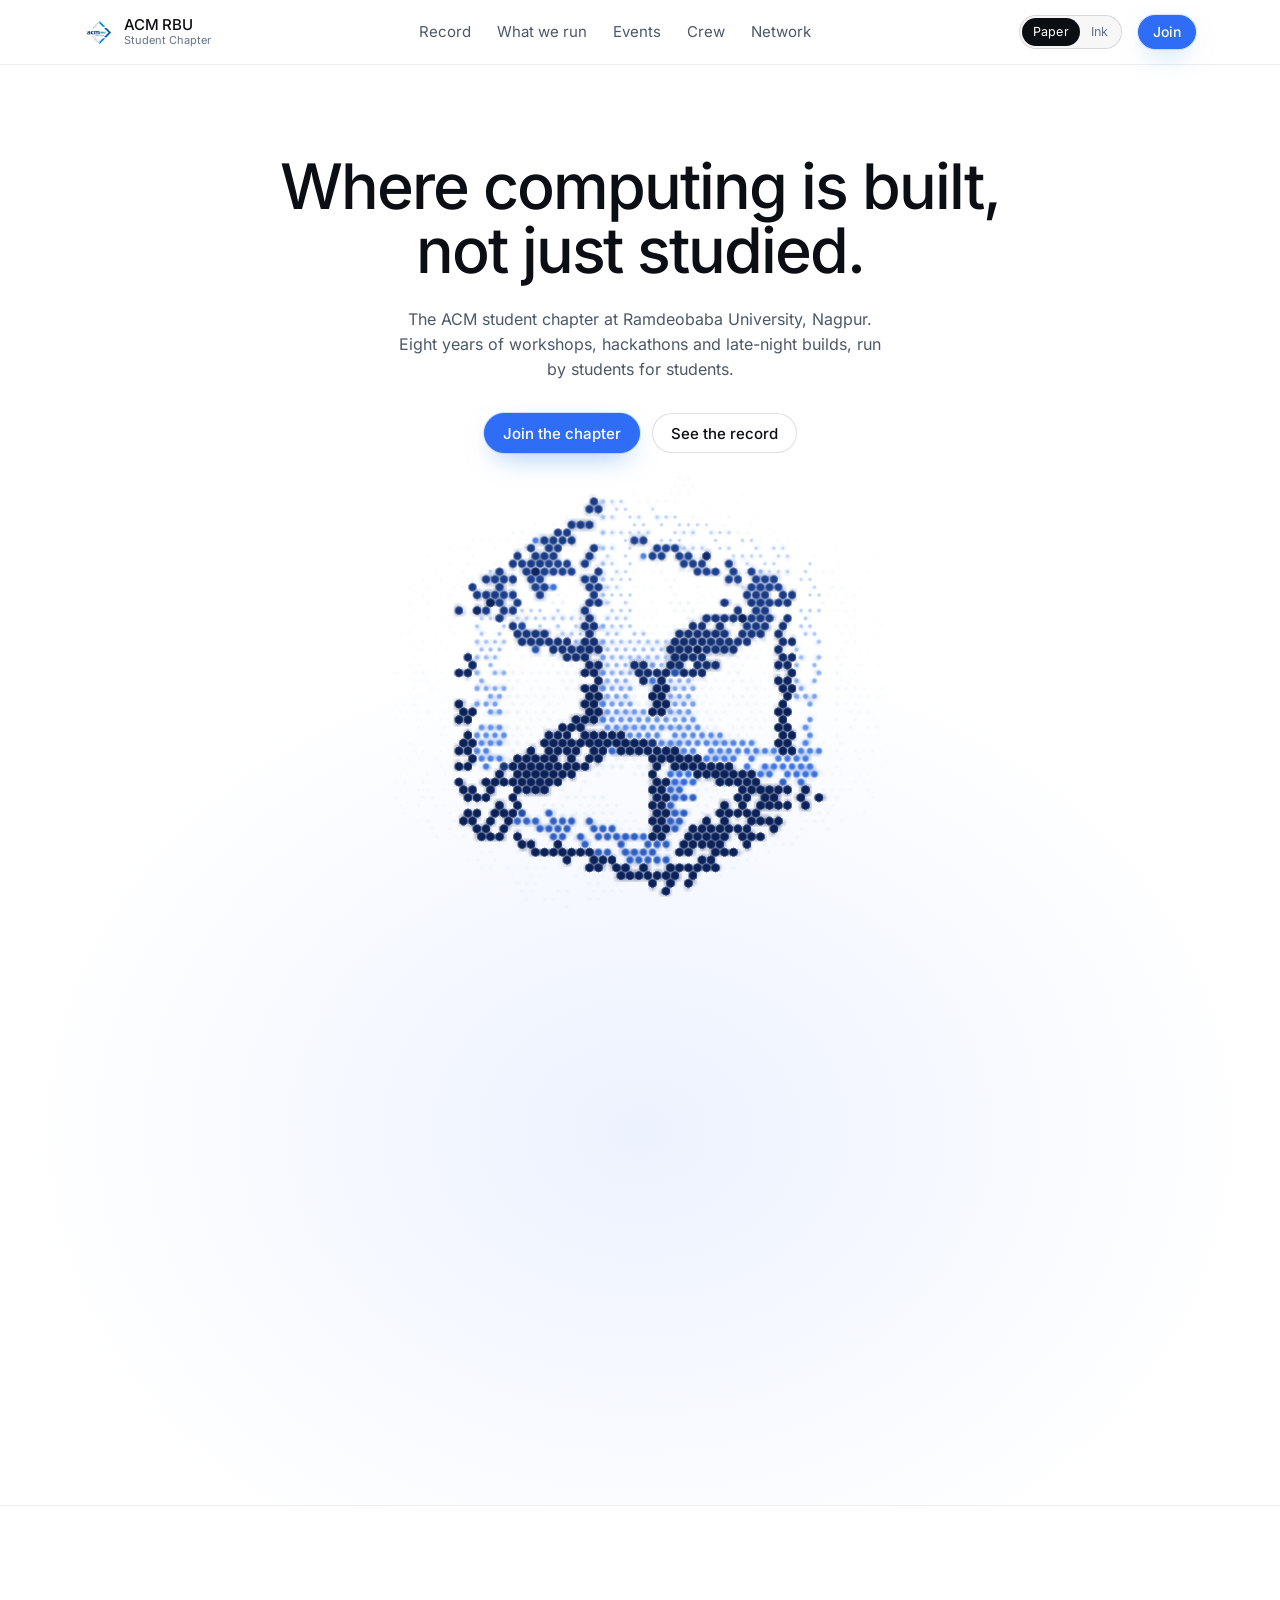
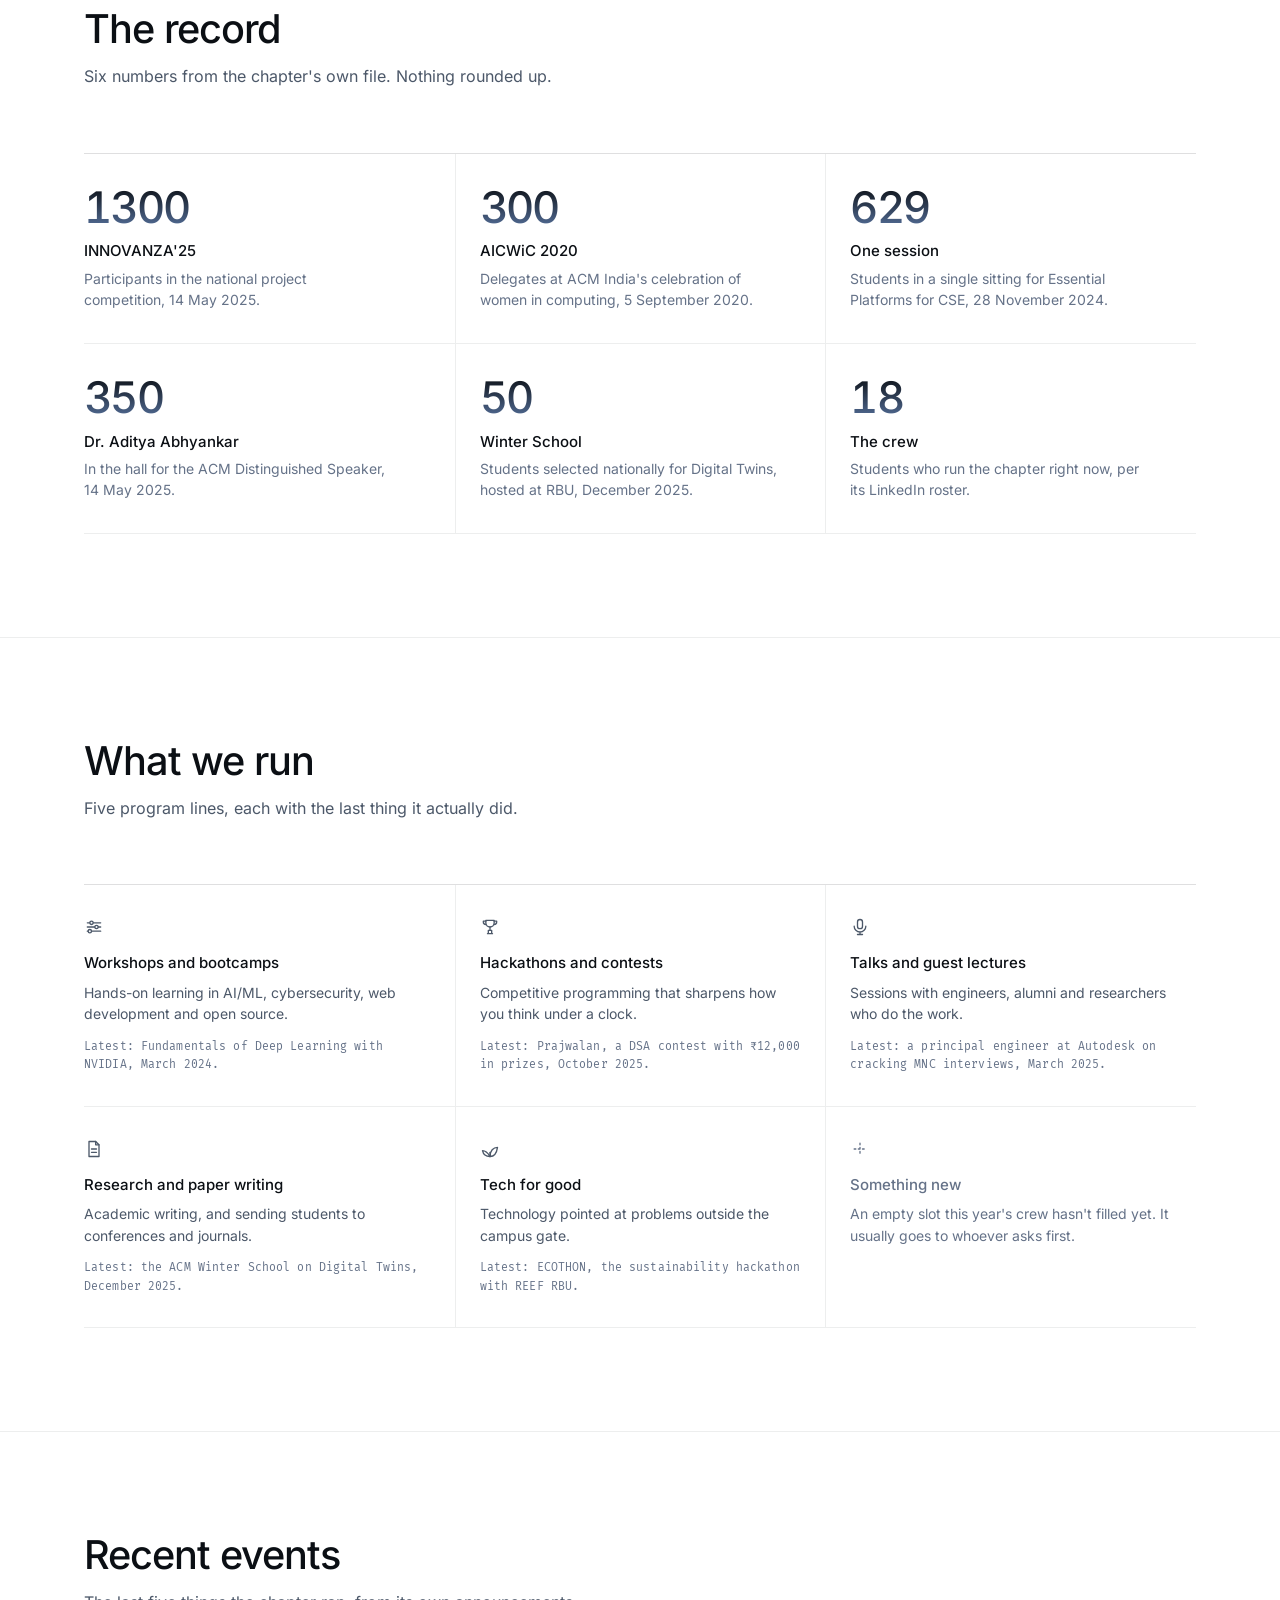
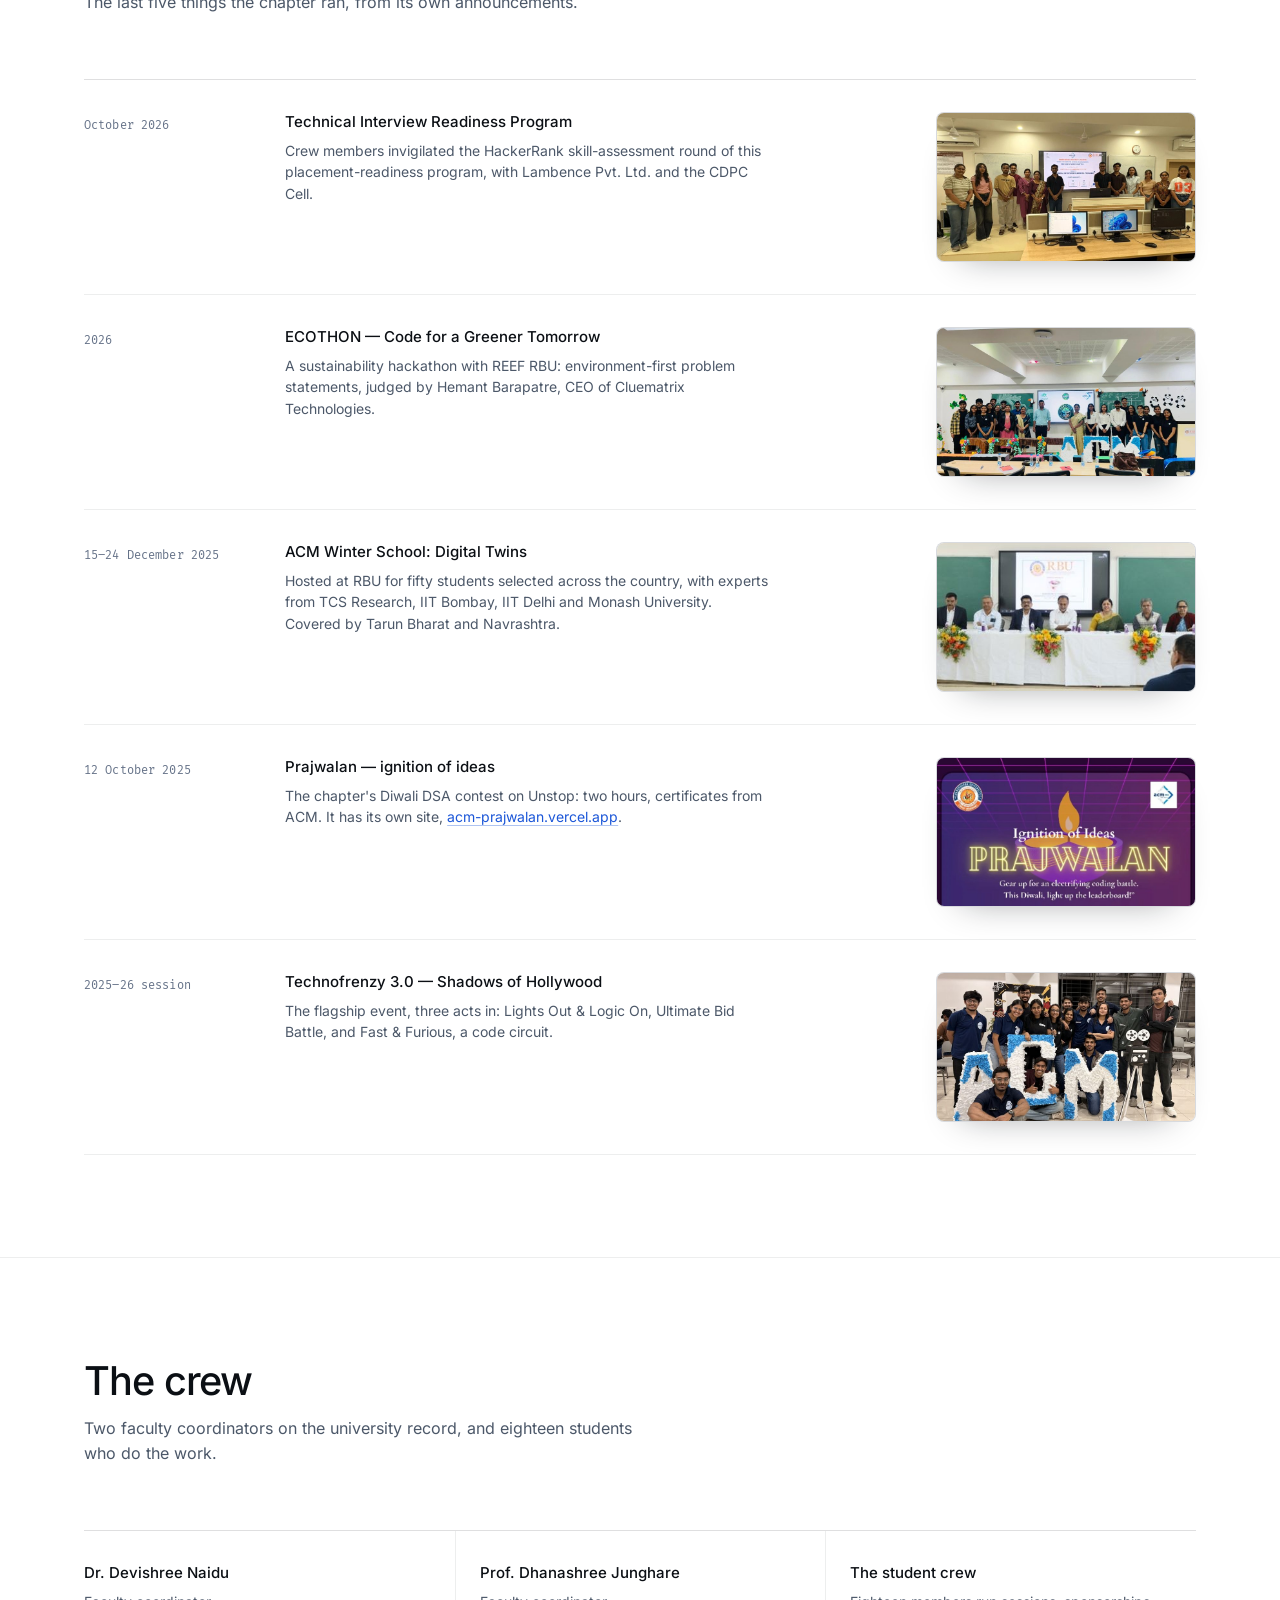
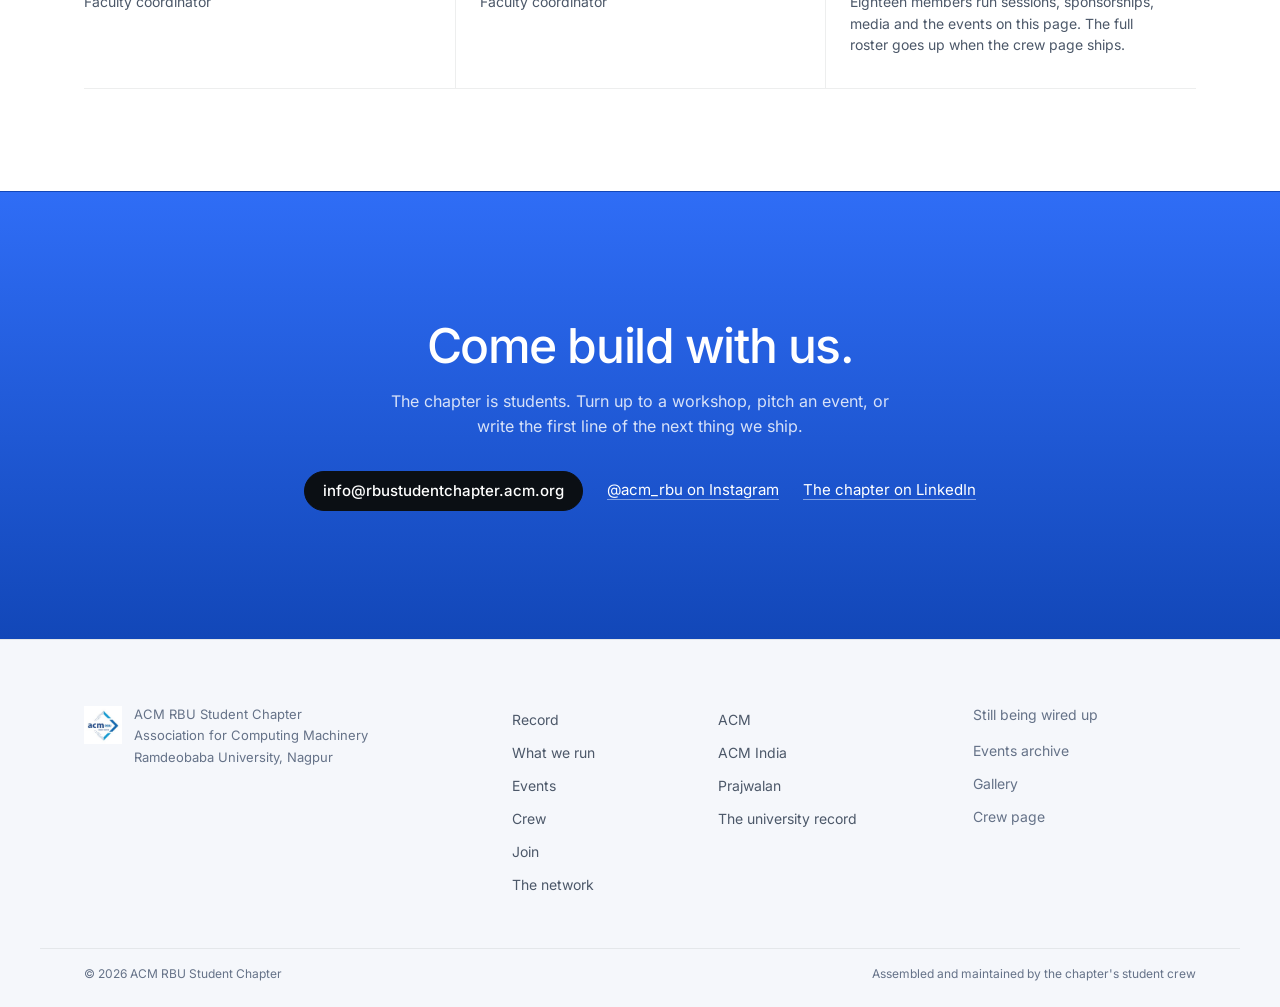
<file: src/index.html>
<!doctype html>
<html lang="en" class="no-js">
<head>
<meta charset="utf-8">
<meta name="viewport" content="width=device-width, initial-scale=1">
<meta name="theme-color" content="#f6f9fc">
<title>ACM RBU Student Chapter — Association for Computing Machinery, Ramdeobaba University</title>
<meta name="description" content="The official ACM Student Chapter at Ramdeobaba University, Nagpur. Hands-on workshops, hackathons, mentorship and projects — assembled by students since 18 October 2018.">
<link rel="canonical" href="https://acm-rbu-site.vercel.app/">
<meta property="og:site_name" content="ACM RBU Student Chapter">
<meta property="og:title" content="ACM RBU Student Chapter — where computing is built">
<meta property="og:description" content="Where computing is built, not just studied. Workshops, hackathons, mentorship and projects at Ramdeobaba University, Nagpur.">
<meta property="og:url" content="https://acm-rbu-site.vercel.app/">
<meta property="og:image" content="https://acm-rbu-site.vercel.app/media/og-cover.jpg">
<meta property="og:image:width" content="1200">
<meta property="og:image:height" content="630">
<meta property="og:image:alt" content="The chapter's mainboard, assembled: a dark board with blue copper, gold contacts and the ACM mark on the die.">
<meta property="og:type" content="website">
<meta property="og:locale" content="en_IN">
<meta name="twitter:card" content="summary_large_image">
<meta name="twitter:title" content="ACM RBU Student Chapter — where computing is built">
<meta name="twitter:description" content="Workshops, hackathons, mentorship and projects at Ramdeobaba University, Nagpur.">
<meta name="twitter:image" content="https://acm-rbu-site.vercel.app/media/og-cover.jpg">
<link rel="icon" type="image/png" href="media/acm-logo-200.png">
<link rel="apple-touch-icon" href="media/acm-logo-200.png">
<script>document.documentElement.classList.remove("no-js");
document.documentElement.classList.add("js");
try{if(localStorage.getItem("acm-theme")==="ink"){document.documentElement.classList.add("ink")}}catch(e){}</script>
<link rel="stylesheet" href="fonts.css">
<link rel="stylesheet" href="site.css">
<link rel="stylesheet" href="ink.css">
<script type="module" src="scene.js"></script>
<script src="theme.js" defer></script>
</head>
<body>
<a class="skip" href="#main">Skip to content</a>

<header class="nav">
  <div class="wrap nav__row">
    <a class="brand" href="./">
      <img class="brand__logo" src="media/acm-logo-200.png" alt="" width="34" height="34">
      <span class="brand__word">
        <strong>ACM RBU</strong>
        <span>Student Chapter</span>
      </span>
    </a>
    <nav class="nav__links" aria-label="Sections">
      <a href="#record">Record</a>
      <a href="#work">What we run</a>
      <a href="#events">Events</a>
      <a href="#crew">Crew</a>
      <a href="net.html">Network</a>
    </nav>
    <div class="themes" role="group" aria-label="Colour theme">
      <button class="themes__btn" type="button" data-theme-set="paper">Paper</button>
      <button class="themes__btn" type="button" data-theme-set="ink">Ink</button>
    </div>
    <a class="btn btn--primary btn--sm" href="#join">Join</a>
  </div>
</header>

<main id="main">

  <!-- ============ hero: the machine, assembled by scroll ============ -->
  <section class="hero" id="hero">
    <div class="hero__pin">
      <div class="hero__copy wrap">
        <h1>Where computing is built,<br>not just studied.</h1>
        <p class="hero__lead">The ACM student chapter at Ramdeobaba University, Nagpur.
        Eight years of workshops, hackathons and late-night builds, run by students for students.</p>
        <div class="hero__cta">
          <a class="btn btn--primary" href="#join">Join the chapter</a>
          <a class="btn btn--quiet" href="#record">See the record</a>
        </div>
      </div>

      <div class="stage-wrap">
        <canvas class="stage-glow" data-glow aria-hidden="true"></canvas>
        <canvas class="stage" data-stage aria-hidden="true"></canvas>
        <img class="stage-poster" src="media/board-poster.jpg" alt="The chapter's mark drawn as a field of blue ink glyphs: three stacked plates turning into a cube and then into the ACM chevron." width="2400" height="1600">
      </div>
    </div>
  </section>

  <!-- ============ the record ============ -->
  <section class="sect" id="record">
    <div class="wrap">
      <header class="sect__head">
        <h2>The record</h2>
        <p class="sect__note">Six numbers from the chapter's own file. Nothing rounded up.</p>
      </header>
      <ol class="stats">
        <li>
          <span class="stats__n">1300</span>
          <h3>INNOVANZA'25</h3>
          <p>Participants in the national project competition, 14 May 2025.</p>
        </li>
        <li>
          <span class="stats__n">300</span>
          <h3>AICWiC 2020</h3>
          <p>Delegates at ACM India's celebration of women in computing, 5 September 2020.</p>
        </li>
        <li>
          <span class="stats__n">629</span>
          <h3>One session</h3>
          <p>Students in a single sitting for Essential Platforms for CSE, 28 November 2024.</p>
        </li>
        <li>
          <span class="stats__n">350</span>
          <h3>Dr. Aditya Abhyankar</h3>
          <p>In the hall for the ACM Distinguished Speaker, 14 May 2025.</p>
        </li>
        <li>
          <span class="stats__n">50</span>
          <h3>Winter School</h3>
          <p>Students selected nationally for Digital Twins, hosted at RBU, December 2025.</p>
        </li>
        <li>
          <span class="stats__n">18</span>
          <h3>The crew</h3>
          <p>Students who run the chapter right now, per its LinkedIn roster.</p>
        </li>
      </ol>
    </div>
  </section>

  <!-- ============ what we run ============ -->
  <section class="sect" id="work">
    <div class="wrap">
      <header class="sect__head">
        <h2>What we run</h2>
        <p class="sect__note">Five program lines, each with the last thing it actually did.</p>
      </header>
      <ul class="grid6">
        <li>
          <svg class="ico" viewBox="0 0 24 24" fill="none" stroke="currentColor" stroke-width="1.6" aria-hidden="true"><path d="M4 7h16M4 12h16M4 17h16"/><circle cx="9" cy="7" r="2" fill="#f6f9fc"/><circle cx="15" cy="12" r="2" fill="#f6f9fc"/><circle cx="7" cy="17" r="2" fill="#f6f9fc"/></svg>
          <h3>Workshops and bootcamps</h3>
          <p>Hands-on learning in AI/ML, cybersecurity, web development and open source.</p>
          <p class="grid6__last">Latest: Fundamentals of Deep Learning with NVIDIA, March 2024.</p>
        </li>
        <li>
          <svg class="ico" viewBox="0 0 24 24" fill="none" stroke="currentColor" stroke-width="1.6" aria-hidden="true"><path d="M7 4h10v3a5 5 0 0 1-10 0z"/><path d="M7 5H4v1a3 3 0 0 0 3 3M17 5h3v1a3 3 0 0 1-3 3"/><path d="M12 12v4M9 20h6M10 16h4v4h-4z"/></svg>
          <h3>Hackathons and contests</h3>
          <p>Competitive programming that sharpens how you think under a clock.</p>
          <p class="grid6__last">Latest: Prajwalan, a DSA contest with ₹12,000 in prizes, October 2025.</p>
        </li>
        <li>
          <svg class="ico" viewBox="0 0 24 24" fill="none" stroke="currentColor" stroke-width="1.6" aria-hidden="true"><rect x="9" y="3" width="6" height="11" rx="3"/><path d="M5 11a7 7 0 0 0 14 0M12 18v3M9 21h6"/></svg>
          <h3>Talks and guest lectures</h3>
          <p>Sessions with engineers, alumni and researchers who do the work.</p>
          <p class="grid6__last">Latest: a principal engineer at Autodesk on cracking MNC interviews, March 2025.</p>
        </li>
        <li>
          <svg class="ico" viewBox="0 0 24 24" fill="none" stroke="currentColor" stroke-width="1.6" aria-hidden="true"><path d="M6 3h8l4 4v14H6z"/><path d="M14 3v4h4M9 12h6M9 16h6"/></svg>
          <h3>Research and paper writing</h3>
          <p>Academic writing, and sending students to conferences and journals.</p>
          <p class="grid6__last">Latest: the ACM Winter School on Digital Twins, December 2025.</p>
        </li>
        <li>
          <svg class="ico" viewBox="0 0 24 24" fill="none" stroke="currentColor" stroke-width="1.6" aria-hidden="true"><path d="M12 21c0-7 4-11 9-11-1 7-4 11-9 11z"/><path d="M12 21C9 16 6 14 3 14c1 5 4 7 9 7z"/><path d="M12 21v-5"/></svg>
          <h3>Tech for good</h3>
          <p>Technology pointed at problems outside the campus gate.</p>
          <p class="grid6__last">Latest: ECOTHON, the sustainability hackathon with REEF RBU.</p>
        </li>
        <li class="grid6__open">
          <svg class="ico" viewBox="0 0 24 24" fill="none" stroke="currentColor" stroke-width="1.6" aria-hidden="true"><path d="M12 5v14M5 12h14" stroke-dasharray="2 3"/></svg>
          <h3>Something new</h3>
          <p>An empty slot this year's crew hasn't filled yet. It usually goes to whoever asks first.</p>
        </li>
      </ul>
    </div>
  </section>

  <!-- ============ events ============ -->
  <section class="sect" id="events">
    <div class="wrap">
      <header class="sect__head">
        <h2>Recent events</h2>
        <p class="sect__note">The last five things the chapter ran, from its own announcements.</p>
      </header>
      <ul class="log">
        <li class="log__item">
          <p class="log__date">October 2026</p>
          <div class="log__body">
            <h3>Technical Interview Readiness Program</h3>
            <p>Crew members invigilated the HackerRank skill-assessment round of this
            placement-readiness program, with Lambence Pvt. Ltd. and the CDPC Cell.</p>
          </div>
          <img src="media/post-2026-10-11-b.jpg" alt="The chapter crew with faculty and guests at the Technical Interview Readiness Program" width="800" height="600" loading="lazy">
        </li>
        <li class="log__item">
          <p class="log__date">2026</p>
          <div class="log__body">
            <h3>ECOTHON — Code for a Greener Tomorrow</h3>
            <p>A sustainability hackathon with REEF RBU: environment-first problem statements,
            judged by Hemant Barapatre, CEO of Cluematrix Technologies.</p>
          </div>
          <img src="media/post-2026-02-04-a.jpg" alt="The crew with guests after ECOTHON, in front of the event board" width="800" height="600" loading="lazy">
        </li>
        <li class="log__item">
          <p class="log__date">15–24 December 2025</p>
          <div class="log__body">
            <h3>ACM Winter School: Digital Twins</h3>
            <p>Hosted at RBU for fifty students selected across the country, with experts from
            TCS Research, IIT Bombay, IIT Delhi and Monash University. Covered by Tarun Bharat
            and Navrashtra.</p>
          </div>
          <img src="media/post-2025-12-winter.jpg" alt="Faculty and guests at the head table during the ACM Winter School 2025 inauguration" width="400" height="250" loading="lazy">
        </li>
        <li class="log__item">
          <p class="log__date">12 October 2025</p>
          <div class="log__body">
            <h3>Prajwalan — ignition of ideas</h3>
            <p>The chapter's Diwali DSA contest on Unstop: two hours, certificates from ACM.
            It has its own site, <a href="https://acm-prajwalan.vercel.app/">acm-prajwalan.vercel.app</a>.</p>
          </div>
          <img src="media/post-2025-10-prajwalan.jpg" alt="The Prajwalan announcement card: a lit diya and the words Ignition of Ideas" width="800" height="420" loading="lazy">
        </li>
        <li class="log__item">
          <p class="log__date">2025–26 session</p>
          <div class="log__body">
            <h3>Technofrenzy 3.0 — Shadows of Hollywood</h3>
            <p>The flagship event, three acts in: Lights Out &amp; Logic On, Ultimate Bid Battle,
            and Fast &amp; Furious, a code circuit.</p>
          </div>
          <img src="media/post-2026-01-technofrenzy.jpg" alt="The crew with a giant ACM letter cut-out at Technofrenzy 3.0" width="800" height="600" loading="lazy">
        </li>
      </ul>
    </div>
  </section>

  <!-- ============ crew ============ -->
  <section class="sect" id="crew">
    <div class="wrap">
      <header class="sect__head">
        <h2>The crew</h2>
        <p class="sect__note">Two faculty coordinators on the university record, and eighteen
        students who do the work.</p>
      </header>
      <ul class="people">
        <li>
          <h3>Dr. Devishree Naidu</h3>
          <p>Faculty coordinator</p>
        </li>
        <li>
          <h3>Prof. Dhanashree Junghare</h3>
          <p>Faculty coordinator</p>
        </li>
        <li>
          <h3>The student crew</h3>
          <p>Eighteen members run sessions, sponsorships, media and the events on this page.
          The full roster goes up when the crew page ships.</p>
        </li>
      </ul>
    </div>
  </section>

  <!-- ============ join ============ -->
  <section class="sect sect--join" id="join">
    <div class="wrap join">
      <h2>Come build with us.</h2>
      <p class="join__note">The chapter is students. Turn up to a workshop, pitch an event, or
      write the first line of the next thing we ship.</p>
      <div class="join__links">
        <a class="btn btn--inverse" href="mailto:info@rbustudentchapter.acm.org">info@rbustudentchapter.acm.org</a>
        <a class="join__text" href="https://www.instagram.com/acm_rbu/" rel="noopener" target="_blank">@acm_rbu on Instagram</a>
        <a class="join__text" href="https://www.linkedin.com/company/acm-rbu-student-chapter" rel="noopener" target="_blank">The chapter on LinkedIn</a>
      </div>
    </div>
  </section>
</main>

<footer class="foot">
  <div class="wrap foot__grid">
    <div class="foot__brand">
      <img src="media/acm-logo-200.png" alt="" width="38" height="38">
      <p>ACM RBU Student Chapter<br>
      Association for Computing Machinery<br>
      Ramdeobaba University, Nagpur</p>
    </div>
    <nav class="foot__col" aria-label="Sections">
      <a href="#record">Record</a>
      <a href="#work">What we run</a>
      <a href="#events">Events</a>
      <a href="#crew">Crew</a>
      <a href="#join">Join</a>
      <a href="net.html">The network</a>
    </nav>
    <nav class="foot__col" aria-label="Elsewhere">
      <a href="https://www.acm.org" rel="noopener" target="_blank">ACM</a>
      <a href="https://in.linkedin.com/company/indiaacm" rel="noopener" target="_blank">ACM India</a>
      <a href="https://acm-prajwalan.vercel.app/" rel="noopener" target="_blank">Prajwalan</a>
      <a href="https://rbunagpur.in/computer-science-engineering-and-emerging-technologies/acm/" rel="noopener" target="_blank">The university record</a>
    </nav>
    <div class="foot__col foot__col--soon">
      <p>Still being wired up</p>
      <span>Events archive</span>
      <span>Gallery</span>
      <span>Crew page</span>
    </div>
  </div>
  <div class="wrap foot__legal">
    <span>© 2026 ACM RBU Student Chapter</span>
    <span>Assembled and maintained by the chapter's student crew</span>
  </div>
</footer>

</body>
</html>
</file>
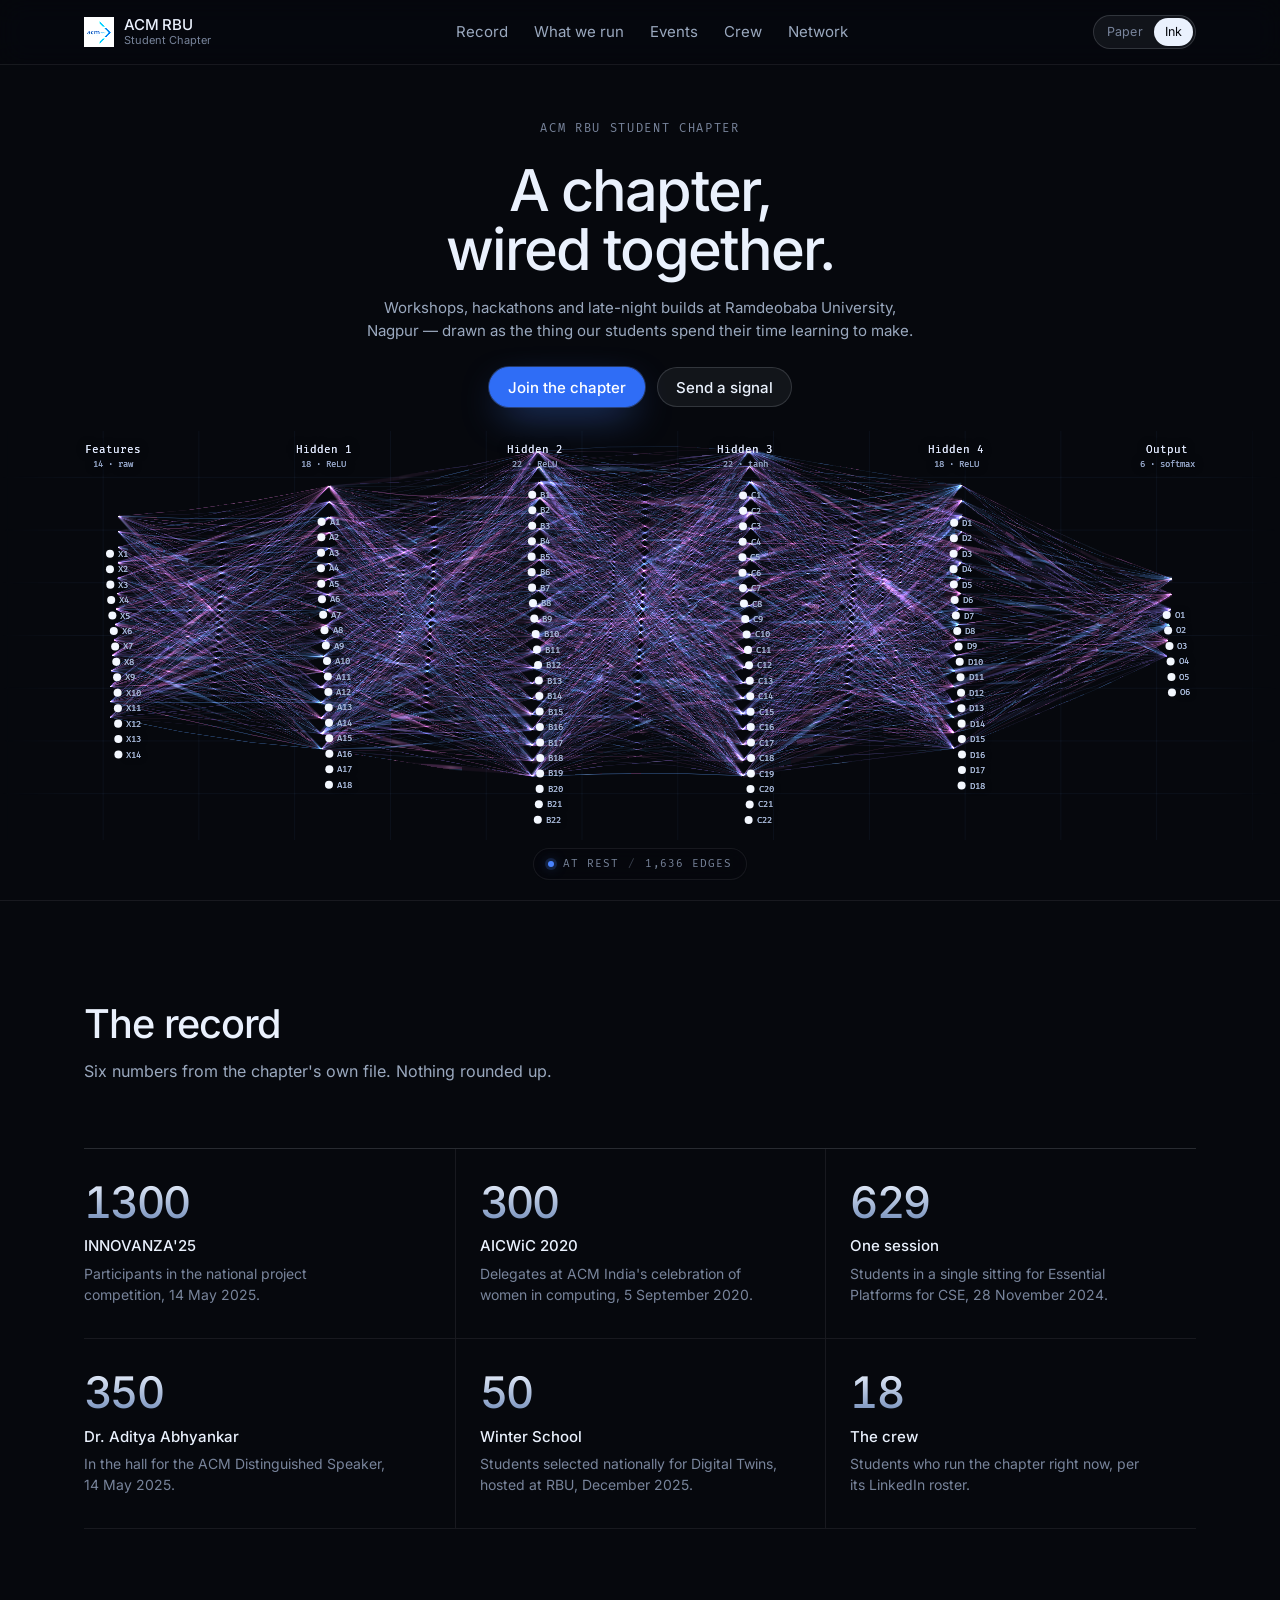
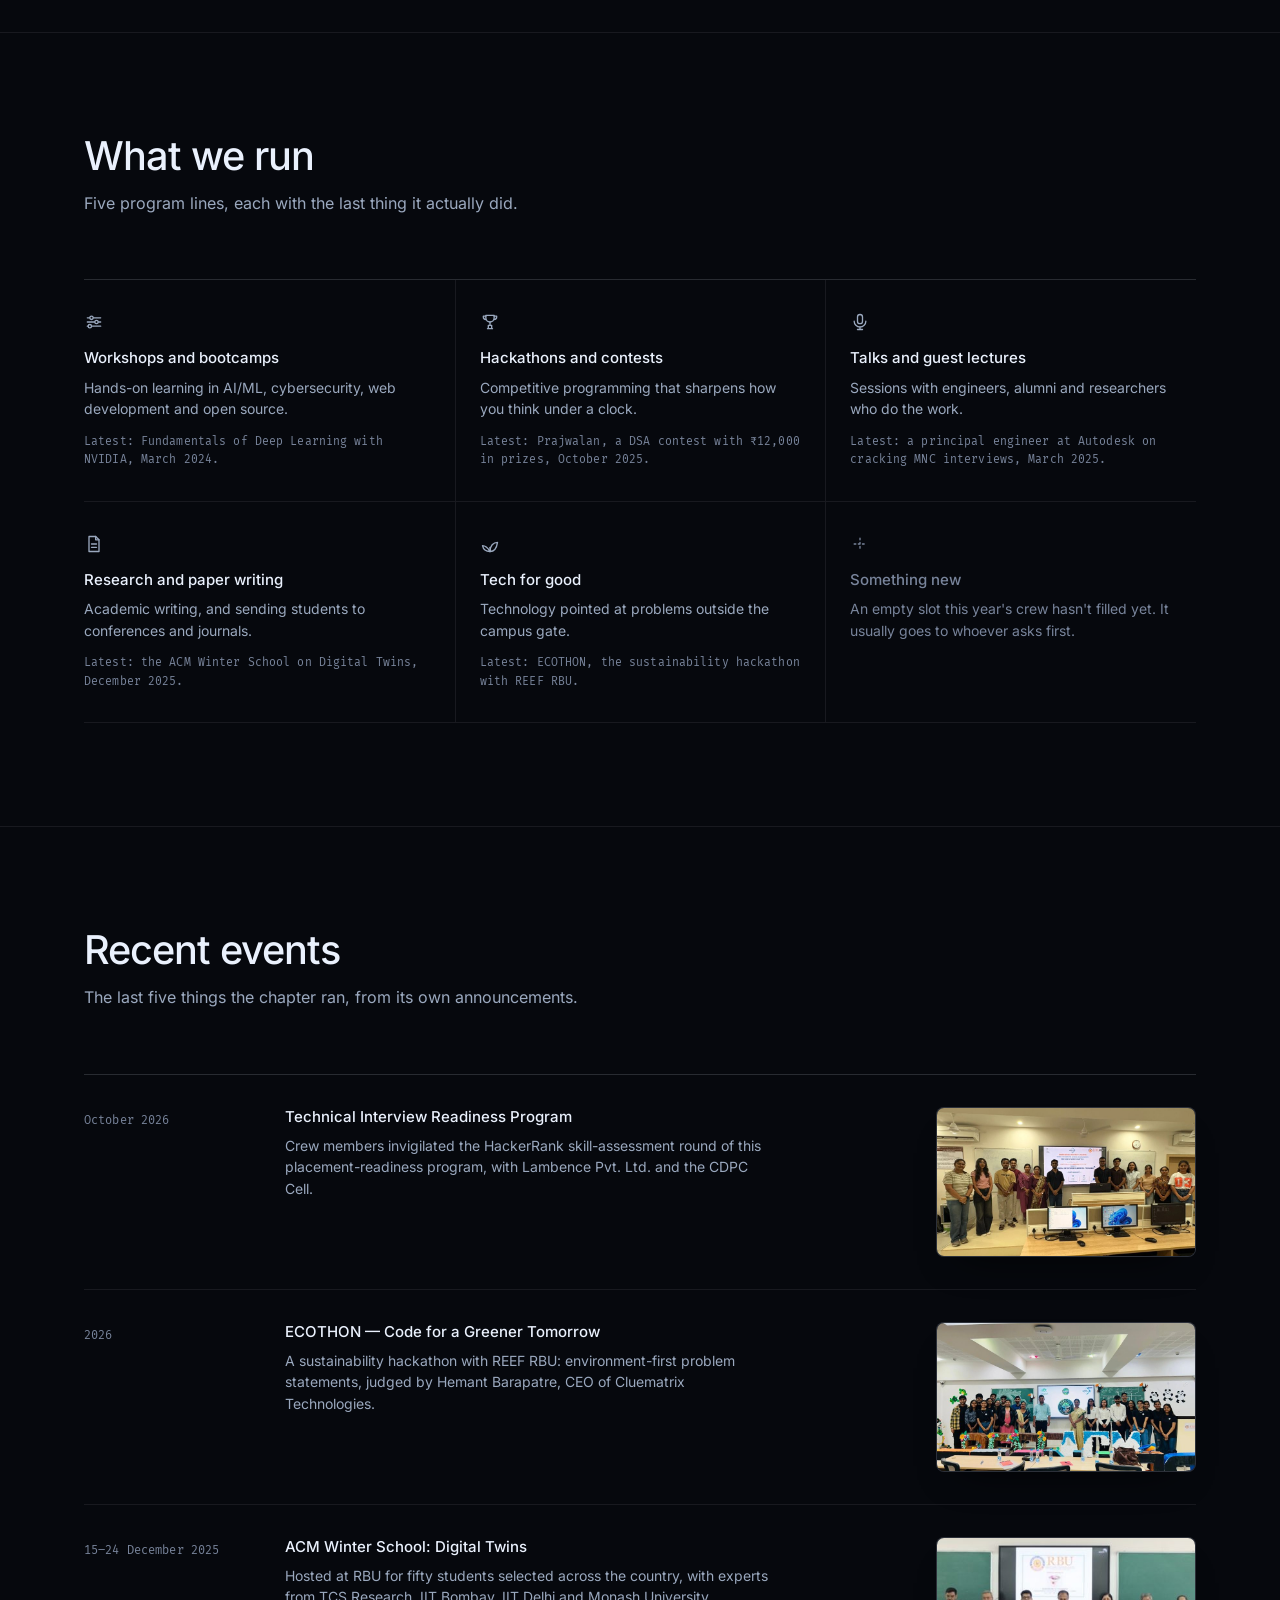
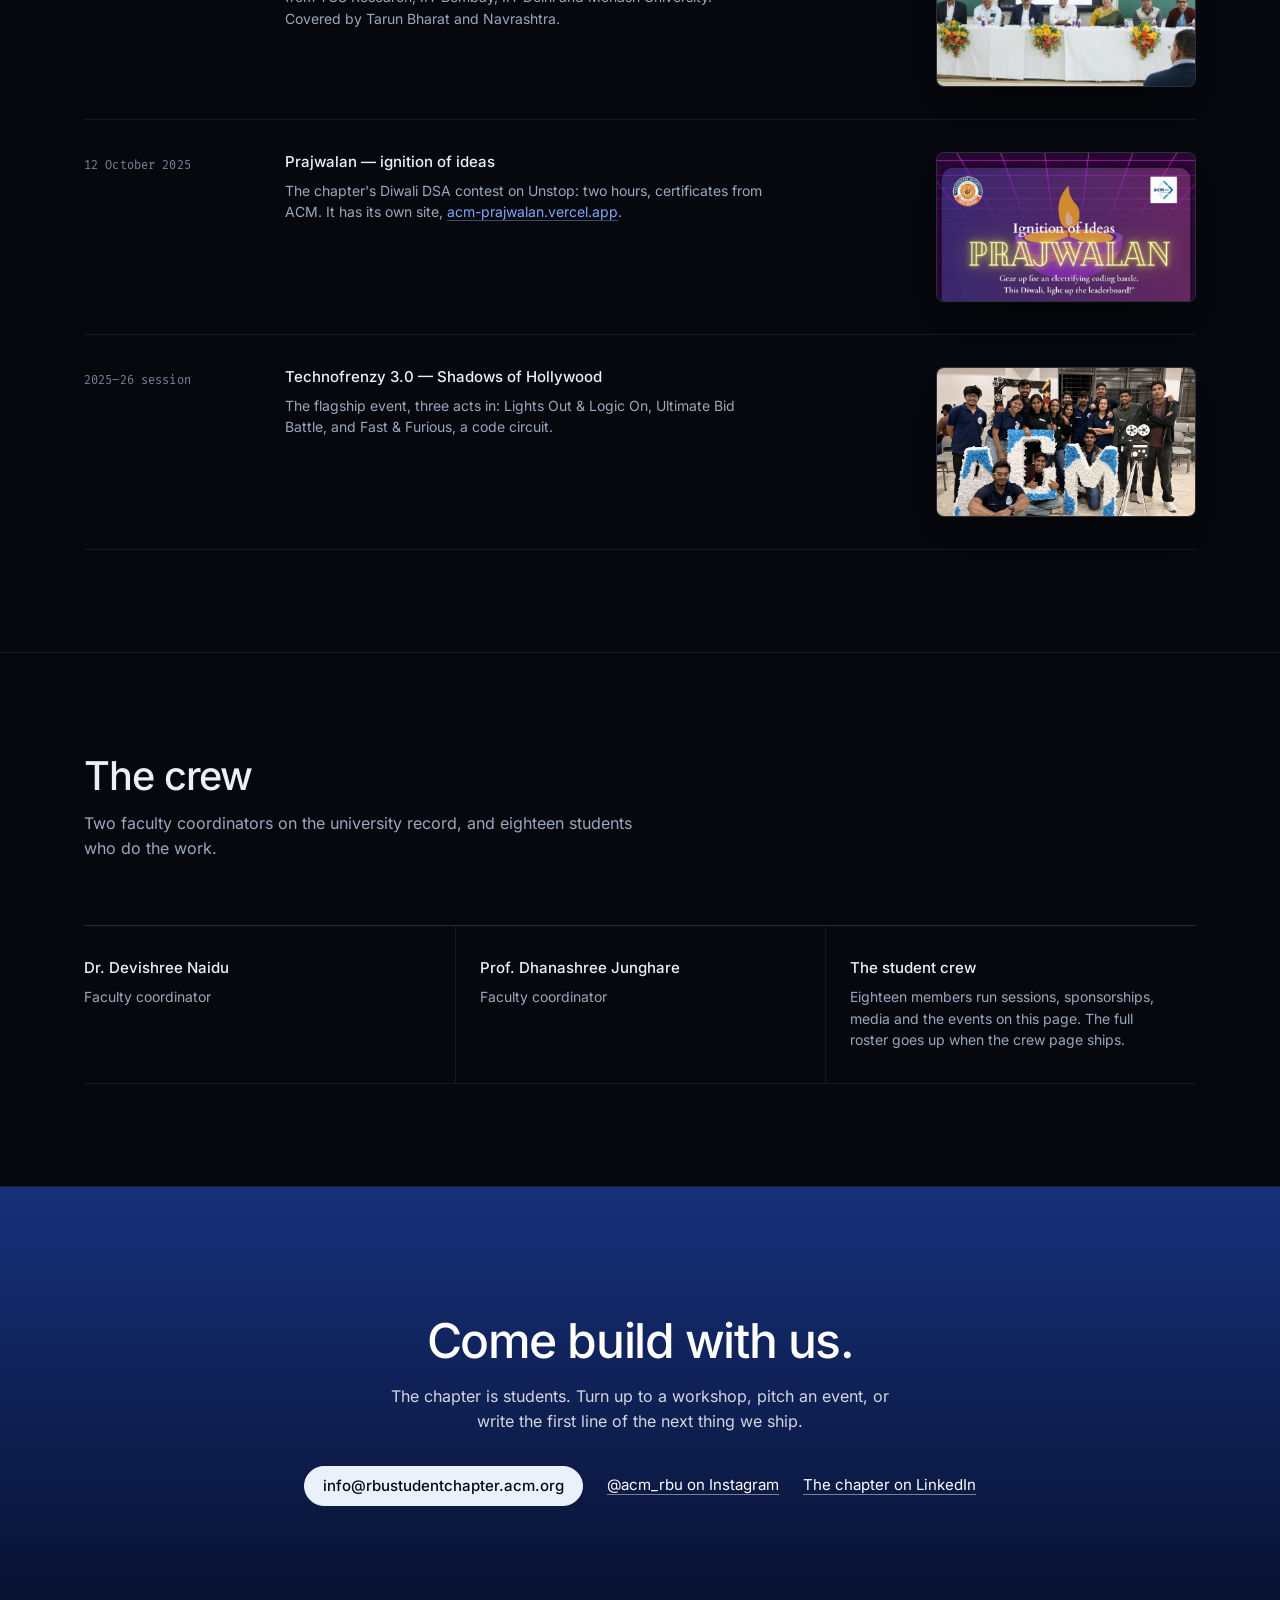
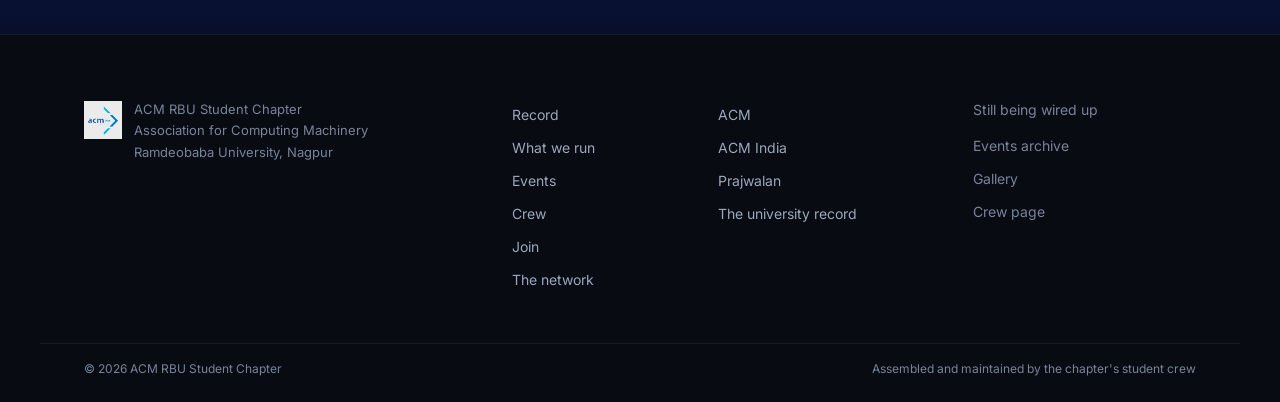
<file: src/net.html>
<!doctype html>
<html lang="en" class="no-js ink">
<head>
<meta charset="utf-8">
<meta name="viewport" content="width=device-width, initial-scale=1">
<meta name="theme-color" content="#06080d">
<title>ACM RBU Student Chapter — in ink</title>
<meta name="description" content="The official ACM Student Chapter at Ramdeobaba University, Nagpur: hands-on workshops, hackathons, mentorship and projects, assembled by students since 18 October 2018.">
<link rel="canonical" href="https://acm-rbu-site.vercel.app/net.html">
<meta property="og:site_name" content="ACM RBU Student Chapter">
<meta property="og:title" content="ACM RBU Student Chapter — in ink">
<meta property="og:description" content="Where computing is built, not just studied. The chapter, in its dark edition.">
<meta property="og:url" content="https://acm-rbu-site.vercel.app/net.html">
<meta property="og:image" content="https://acm-rbu-site.vercel.app/media/og-cover.jpg">
<meta property="og:type" content="website">
<meta property="og:locale" content="en_IN">
<meta name="twitter:card" content="summary_large_image">
<meta name="twitter:title" content="ACM RBU Student Chapter — in ink">
<meta name="twitter:description" content="Where computing is built, not just studied.">
<meta name="twitter:image" content="https://acm-rbu-site.vercel.app/media/og-cover.jpg">
<link rel="icon" type="image/png" href="media/acm-logo-200.png">
<link rel="apple-touch-icon" href="media/acm-logo-200.png">
<script>document.documentElement.classList.remove("no-js");
document.documentElement.classList.add("js");
try{if(localStorage.getItem("acm-theme")==="paper"){document.documentElement.classList.remove("ink")}}catch(e){}</script>
<link rel="stylesheet" href="fonts.css">
<link rel="stylesheet" href="site.css">
<link rel="stylesheet" href="ink.css">
<link rel="stylesheet" href="net.css">
<script type="module" src="net.js"></script>
<script src="theme.js" defer></script>
</head>
<body>
<a class="skip" href="#main">Skip to content</a>

<header class="nav">
  <div class="wrap nav__row">
    <a class="brand" href="./">
      <img class="brand__logo" src="media/acm-logo-200.png" alt="" width="34" height="34">
      <span class="brand__word">
        <strong>ACM RBU</strong>
        <span>Student Chapter</span>
      </span>
    </a>
    <nav class="nav__links" aria-label="Sections">
      <a href="#record">Record</a>
      <a href="#work">What we run</a>
      <a href="#events">Events</a>
      <a href="#crew">Crew</a>
      <a href="net.html" aria-current="page">Network</a>
    </nav>
    <div class="themes" role="group" aria-label="Colour theme">
      <button class="themes__btn" type="button" data-theme-set="paper">Paper</button>
      <button class="themes__btn" type="button" data-theme-set="ink">Ink</button>
    </div>
  </div>
</header>

<main id="main">

  <!-- ============ hero: the chapter, drawn as a network ============ -->
  <section class="nethero" id="field">
    <div class="netfield" aria-hidden="true">
      <canvas class="netfield__wires" data-net></canvas>
      <canvas class="netfield__chrome" data-chrome></canvas>
    </div>

    <div class="wrap nethero__copy">
      <p class="eyebrow">ACM RBU Student Chapter</p>
      <h1>A chapter,<br>wired together.</h1>
      <p class="nethero__lead">Workshops, hackathons and late-night builds at Ramdeobaba University,
      Nagpur — drawn as the thing our students spend their time learning to make.</p>
      <div class="nethero__cta">
        <a class="btn btn--primary" href="#join">Join the chapter</a>
        <button class="btn btn--quiet" type="button" data-fire>Send a signal</button>
      </div>
    </div>

    <div class="nethero__hud" aria-hidden="true">
      <span class="hud__dot" data-hud-dot></span>
      <span data-hud-mode>at rest</span>
      <span class="hud__sep">/</span>
      <span data-hud-count>1,636 edges</span>
    </div>
  </section>

  <!-- ============ the record ============ -->
  <section class="sect" id="record">
    <div class="wrap">
      <header class="sect__head">
        <h2>The record</h2>
        <p class="sect__note">Six numbers from the chapter's own file. Nothing rounded up.</p>
      </header>
      <ol class="stats">
        <li>
          <span class="stats__n">1300</span>
          <h3>INNOVANZA'25</h3>
          <p>Participants in the national project competition, 14 May 2025.</p>
        </li>
        <li>
          <span class="stats__n">300</span>
          <h3>AICWiC 2020</h3>
          <p>Delegates at ACM India's celebration of women in computing, 5 September 2020.</p>
        </li>
        <li>
          <span class="stats__n">629</span>
          <h3>One session</h3>
          <p>Students in a single sitting for Essential Platforms for CSE, 28 November 2024.</p>
        </li>
        <li>
          <span class="stats__n">350</span>
          <h3>Dr. Aditya Abhyankar</h3>
          <p>In the hall for the ACM Distinguished Speaker, 14 May 2025.</p>
        </li>
        <li>
          <span class="stats__n">50</span>
          <h3>Winter School</h3>
          <p>Students selected nationally for Digital Twins, hosted at RBU, December 2025.</p>
        </li>
        <li>
          <span class="stats__n">18</span>
          <h3>The crew</h3>
          <p>Students who run the chapter right now, per its LinkedIn roster.</p>
        </li>
      </ol>
    </div>
  </section>

  <!-- ============ what we run ============ -->
  <section class="sect" id="work">
    <div class="wrap">
      <header class="sect__head">
        <h2>What we run</h2>
        <p class="sect__note">Five program lines, each with the last thing it actually did.</p>
      </header>
      <ul class="grid6">
        <li>
          <svg class="ico" viewBox="0 0 24 24" fill="none" stroke="currentColor" stroke-width="1.6" aria-hidden="true"><path d="M4 7h16M4 12h16M4 17h16"/><circle cx="9" cy="7" r="2" fill="var(--bg)"/><circle cx="15" cy="12" r="2" fill="var(--bg)"/><circle cx="7" cy="17" r="2" fill="var(--bg)"/></svg>
          <h3>Workshops and bootcamps</h3>
          <p>Hands-on learning in AI/ML, cybersecurity, web development and open source.</p>
          <p class="grid6__last">Latest: Fundamentals of Deep Learning with NVIDIA, March 2024.</p>
        </li>
        <li>
          <svg class="ico" viewBox="0 0 24 24" fill="none" stroke="currentColor" stroke-width="1.6" aria-hidden="true"><path d="M7 4h10v3a5 5 0 0 1-10 0z"/><path d="M7 5H4v1a3 3 0 0 0 3 3M17 5h3v1a3 3 0 0 1-3 3"/><path d="M12 12v4M9 20h6M10 16h4v4h-4z"/></svg>
          <h3>Hackathons and contests</h3>
          <p>Competitive programming that sharpens how you think under a clock.</p>
          <p class="grid6__last">Latest: Prajwalan, a DSA contest with ₹12,000 in prizes, October 2025.</p>
        </li>
        <li>
          <svg class="ico" viewBox="0 0 24 24" fill="none" stroke="currentColor" stroke-width="1.6" aria-hidden="true"><rect x="9" y="3" width="6" height="11" rx="3"/><path d="M5 11a7 7 0 0 0 14 0M12 18v3M9 21h6"/></svg>
          <h3>Talks and guest lectures</h3>
          <p>Sessions with engineers, alumni and researchers who do the work.</p>
          <p class="grid6__last">Latest: a principal engineer at Autodesk on cracking MNC interviews, March 2025.</p>
        </li>
        <li>
          <svg class="ico" viewBox="0 0 24 24" fill="none" stroke="currentColor" stroke-width="1.6" aria-hidden="true"><path d="M6 3h8l4 4v14H6z"/><path d="M14 3v4h4M9 12h6M9 16h6"/></svg>
          <h3>Research and paper writing</h3>
          <p>Academic writing, and sending students to conferences and journals.</p>
          <p class="grid6__last">Latest: the ACM Winter School on Digital Twins, December 2025.</p>
        </li>
        <li>
          <svg class="ico" viewBox="0 0 24 24" fill="none" stroke="currentColor" stroke-width="1.6" aria-hidden="true"><path d="M12 21c0-7 4-11 9-11-1 7-4 11-9 11z"/><path d="M12 21C9 16 6 14 3 14c1 5 4 7 9 7z"/><path d="M12 21v-5"/></svg>
          <h3>Tech for good</h3>
          <p>Technology pointed at problems outside the campus gate.</p>
          <p class="grid6__last">Latest: ECOTHON, the sustainability hackathon with REEF RBU.</p>
        </li>
        <li class="grid6__open">
          <svg class="ico" viewBox="0 0 24 24" fill="none" stroke="currentColor" stroke-width="1.6" aria-hidden="true"><path d="M12 5v14M5 12h14" stroke-dasharray="2 3"/></svg>
          <h3>Something new</h3>
          <p>An empty slot this year's crew hasn't filled yet. It usually goes to whoever asks first.</p>
        </li>
      </ul>
    </div>
  </section>

  <!-- ============ events ============ -->
  <section class="sect" id="events">
    <div class="wrap">
      <header class="sect__head">
        <h2>Recent events</h2>
        <p class="sect__note">The last five things the chapter ran, from its own announcements.</p>
      </header>
      <ul class="log">
        <li class="log__item">
          <p class="log__date">October 2026</p>
          <div class="log__body">
            <h3>Technical Interview Readiness Program</h3>
            <p>Crew members invigilated the HackerRank skill-assessment round of this
            placement-readiness program, with Lambence Pvt. Ltd. and the CDPC Cell.</p>
          </div>
          <img src="media/post-2026-10-11-b.jpg" alt="The chapter crew with faculty and guests at the Technical Interview Readiness Program" width="800" height="600" loading="lazy">
        </li>
        <li class="log__item">
          <p class="log__date">2026</p>
          <div class="log__body">
            <h3>ECOTHON — Code for a Greener Tomorrow</h3>
            <p>A sustainability hackathon with REEF RBU: environment-first problem statements,
            judged by Hemant Barapatre, CEO of Cluematrix Technologies.</p>
          </div>
          <img src="media/post-2026-02-04-a.jpg" alt="The crew with guests after ECOTHON, in front of the event board" width="800" height="600" loading="lazy">
        </li>
        <li class="log__item">
          <p class="log__date">15–24 December 2025</p>
          <div class="log__body">
            <h3>ACM Winter School: Digital Twins</h3>
            <p>Hosted at RBU for fifty students selected across the country, with experts from
            TCS Research, IIT Bombay, IIT Delhi and Monash University. Covered by Tarun Bharat
            and Navrashtra.</p>
          </div>
          <img src="media/post-2025-12-winter.jpg" alt="Faculty and guests at the head table during the ACM Winter School 2025 inauguration" width="400" height="250" loading="lazy">
        </li>
        <li class="log__item">
          <p class="log__date">12 October 2025</p>
          <div class="log__body">
            <h3>Prajwalan — ignition of ideas</h3>
            <p>The chapter's Diwali DSA contest on Unstop: two hours, certificates from ACM.
            It has its own site, <a href="https://acm-prajwalan.vercel.app/">acm-prajwalan.vercel.app</a>.</p>
          </div>
          <img src="media/post-2025-10-prajwalan.jpg" alt="The Prajwalan announcement card: a lit diya and the words Ignition of Ideas" width="800" height="420" loading="lazy">
        </li>
        <li class="log__item">
          <p class="log__date">2025–26 session</p>
          <div class="log__body">
            <h3>Technofrenzy 3.0 — Shadows of Hollywood</h3>
            <p>The flagship event, three acts in: Lights Out &amp; Logic On, Ultimate Bid Battle,
            and Fast &amp; Furious, a code circuit.</p>
          </div>
          <img src="media/post-2026-01-technofrenzy.jpg" alt="The crew with a giant ACM letter cut-out at Technofrenzy 3.0" width="800" height="600" loading="lazy">
        </li>
      </ul>
    </div>
  </section>

  <!-- ============ crew ============ -->
  <section class="sect" id="crew">
    <div class="wrap">
      <header class="sect__head">
        <h2>The crew</h2>
        <p class="sect__note">Two faculty coordinators on the university record, and eighteen
        students who do the work.</p>
      </header>
      <ul class="people">
        <li>
          <h3>Dr. Devishree Naidu</h3>
          <p>Faculty coordinator</p>
        </li>
        <li>
          <h3>Prof. Dhanashree Junghare</h3>
          <p>Faculty coordinator</p>
        </li>
        <li>
          <h3>The student crew</h3>
          <p>Eighteen members run sessions, sponsorships, media and the events on this page.
          The full roster goes up when the crew page ships.</p>
        </li>
      </ul>
    </div>
  </section>

  <!-- ============ join ============ -->
  <section class="sect sect--join" id="join">
    <div class="wrap join">
      <h2>Come build with us.</h2>
      <p class="join__note">The chapter is students. Turn up to a workshop, pitch an event, or
      write the first line of the next thing we ship.</p>
      <div class="join__links">
        <a class="btn btn--inverse" href="mailto:info@rbustudentchapter.acm.org">info@rbustudentchapter.acm.org</a>
        <a class="join__text" href="https://www.instagram.com/acm_rbu/" rel="noopener" target="_blank">@acm_rbu on Instagram</a>
        <a class="join__text" href="https://www.linkedin.com/company/acm-rbu-student-chapter" rel="noopener" target="_blank">The chapter on LinkedIn</a>
      </div>
    </div>
  </section>
</main>

<footer class="foot">
  <div class="wrap foot__grid">
    <div class="foot__brand">
      <img src="media/acm-logo-200.png" alt="" width="38" height="38">
      <p>ACM RBU Student Chapter<br>
      Association for Computing Machinery<br>
      Ramdeobaba University, Nagpur</p>
    </div>
    <nav class="foot__col" aria-label="Sections">
      <a href="#record">Record</a>
      <a href="#work">What we run</a>
      <a href="#events">Events</a>
      <a href="#crew">Crew</a>
      <a href="#join">Join</a>
      <a href="net.html">The network</a>
    </nav>
    <nav class="foot__col" aria-label="Elsewhere">
      <a href="https://www.acm.org" rel="noopener" target="_blank">ACM</a>
      <a href="https://in.linkedin.com/company/indiaacm" rel="noopener" target="_blank">ACM India</a>
      <a href="https://acm-prajwalan.vercel.app/" rel="noopener" target="_blank">Prajwalan</a>
      <a href="https://rbunagpur.in/computer-science-engineering-and-emerging-technologies/acm/" rel="noopener" target="_blank">The university record</a>
    </nav>
    <div class="foot__col foot__col--soon">
      <p>Still being wired up</p>
      <span>Events archive</span>
      <span>Gallery</span>
      <span>Crew page</span>
    </div>
  </div>
  <div class="wrap foot__legal">
    <span>© 2026 ACM RBU Student Chapter</span>
    <span>Assembled and maintained by the chapter's student crew</span>
  </div>
</footer>
</body>
</html>
</file>
<file: src/fonts.css>
@font-face{font-family:'Inter';font-style:normal;font-weight:400;font-display:swap;src:url('media/fonts/Inter-400-cyrillic-ext.woff2') format('woff2');unicode-range:U+0460-052F, U+1C80-1C8A, U+20B4, U+2DE0-2DFF, U+A640-A69F, U+FE2E-FE2F;}
@font-face{font-family:'Inter';font-style:normal;font-weight:400;font-display:swap;src:url('media/fonts/Inter-400-cyrillic.woff2') format('woff2');unicode-range:U+0301, U+0400-045F, U+0490-0491, U+04B0-04B1, U+2116;}
@font-face{font-family:'Inter';font-style:normal;font-weight:400;font-display:swap;src:url('media/fonts/Inter-400-greek-ext.woff2') format('woff2');unicode-range:U+1F00-1FFF;}
@font-face{font-family:'Inter';font-style:normal;font-weight:400;font-display:swap;src:url('media/fonts/Inter-400-greek.woff2') format('woff2');unicode-range:U+0370-0377, U+037A-037F, U+0384-038A, U+038C, U+038E-03A1, U+03A3-03FF;}
@font-face{font-family:'Inter';font-style:normal;font-weight:400;font-display:swap;src:url('media/fonts/Inter-400-vietnamese.woff2') format('woff2');unicode-range:U+0102-0103, U+0110-0111, U+0128-0129, U+0168-0169, U+01A0-01A1, U+01AF-01B0, U+0300-0301, U+0303-0304, U+0308-0309, U+0323, U+0329, U+1EA0-1EF9, U+20AB;}
@font-face{font-family:'Inter';font-style:normal;font-weight:400;font-display:swap;src:url('media/fonts/Inter-400-latin-ext.woff2') format('woff2');unicode-range:U+0100-02BA, U+02BD-02C5, U+02C7-02CC, U+02CE-02D7, U+02DD-02FF, U+0304, U+0308, U+0329, U+1D00-1DBF, U+1E00-1E9F, U+1EF2-1EFF, U+2020, U+20A0-20AB, U+20AD-20C4, U+2113, U+2C60-2C7F, U+A720-A7FF;}
@font-face{font-family:'Inter';font-style:normal;font-weight:400;font-display:swap;src:url('media/fonts/Inter-400-latin.woff2') format('woff2');unicode-range:U+0000-00FF, U+0131, U+0152-0153, U+02BB-02BC, U+02C6, U+02DA, U+02DC, U+0304, U+0308, U+0329, U+2000-206F, U+20AC, U+2122, U+2191, U+2193, U+2212, U+2215, U+FEFF, U+FFFD;}
@font-face{font-family:'Inter';font-style:normal;font-weight:500;font-display:swap;src:url('media/fonts/Inter-500-cyrillic-ext.woff2') format('woff2');unicode-range:U+0460-052F, U+1C80-1C8A, U+20B4, U+2DE0-2DFF, U+A640-A69F, U+FE2E-FE2F;}
@font-face{font-family:'Inter';font-style:normal;font-weight:500;font-display:swap;src:url('media/fonts/Inter-500-cyrillic.woff2') format('woff2');unicode-range:U+0301, U+0400-045F, U+0490-0491, U+04B0-04B1, U+2116;}
@font-face{font-family:'Inter';font-style:normal;font-weight:500;font-display:swap;src:url('media/fonts/Inter-500-greek-ext.woff2') format('woff2');unicode-range:U+1F00-1FFF;}
@font-face{font-family:'Inter';font-style:normal;font-weight:500;font-display:swap;src:url('media/fonts/Inter-500-greek.woff2') format('woff2');unicode-range:U+0370-0377, U+037A-037F, U+0384-038A, U+038C, U+038E-03A1, U+03A3-03FF;}
@font-face{font-family:'Inter';font-style:normal;font-weight:500;font-display:swap;src:url('media/fonts/Inter-500-vietnamese.woff2') format('woff2');unicode-range:U+0102-0103, U+0110-0111, U+0128-0129, U+0168-0169, U+01A0-01A1, U+01AF-01B0, U+0300-0301, U+0303-0304, U+0308-0309, U+0323, U+0329, U+1EA0-1EF9, U+20AB;}
@font-face{font-family:'Inter';font-style:normal;font-weight:500;font-display:swap;src:url('media/fonts/Inter-500-latin-ext.woff2') format('woff2');unicode-range:U+0100-02BA, U+02BD-02C5, U+02C7-02CC, U+02CE-02D7, U+02DD-02FF, U+0304, U+0308, U+0329, U+1D00-1DBF, U+1E00-1E9F, U+1EF2-1EFF, U+2020, U+20A0-20AB, U+20AD-20C4, U+2113, U+2C60-2C7F, U+A720-A7FF;}
@font-face{font-family:'Inter';font-style:normal;font-weight:500;font-display:swap;src:url('media/fonts/Inter-500-latin.woff2') format('woff2');unicode-range:U+0000-00FF, U+0131, U+0152-0153, U+02BB-02BC, U+02C6, U+02DA, U+02DC, U+0304, U+0308, U+0329, U+2000-206F, U+20AC, U+2122, U+2191, U+2193, U+2212, U+2215, U+FEFF, U+FFFD;}
@font-face{font-family:'Inter';font-style:normal;font-weight:600;font-display:swap;src:url('media/fonts/Inter-600-cyrillic-ext.woff2') format('woff2');unicode-range:U+0460-052F, U+1C80-1C8A, U+20B4, U+2DE0-2DFF, U+A640-A69F, U+FE2E-FE2F;}
@font-face{font-family:'Inter';font-style:normal;font-weight:600;font-display:swap;src:url('media/fonts/Inter-600-cyrillic.woff2') format('woff2');unicode-range:U+0301, U+0400-045F, U+0490-0491, U+04B0-04B1, U+2116;}
@font-face{font-family:'Inter';font-style:normal;font-weight:600;font-display:swap;src:url('media/fonts/Inter-600-greek-ext.woff2') format('woff2');unicode-range:U+1F00-1FFF;}
@font-face{font-family:'Inter';font-style:normal;font-weight:600;font-display:swap;src:url('media/fonts/Inter-600-greek.woff2') format('woff2');unicode-range:U+0370-0377, U+037A-037F, U+0384-038A, U+038C, U+038E-03A1, U+03A3-03FF;}
@font-face{font-family:'Inter';font-style:normal;font-weight:600;font-display:swap;src:url('media/fonts/Inter-600-vietnamese.woff2') format('woff2');unicode-range:U+0102-0103, U+0110-0111, U+0128-0129, U+0168-0169, U+01A0-01A1, U+01AF-01B0, U+0300-0301, U+0303-0304, U+0308-0309, U+0323, U+0329, U+1EA0-1EF9, U+20AB;}
@font-face{font-family:'Inter';font-style:normal;font-weight:600;font-display:swap;src:url('media/fonts/Inter-600-latin-ext.woff2') format('woff2');unicode-range:U+0100-02BA, U+02BD-02C5, U+02C7-02CC, U+02CE-02D7, U+02DD-02FF, U+0304, U+0308, U+0329, U+1D00-1DBF, U+1E00-1E9F, U+1EF2-1EFF, U+2020, U+20A0-20AB, U+20AD-20C4, U+2113, U+2C60-2C7F, U+A720-A7FF;}
@font-face{font-family:'Inter';font-style:normal;font-weight:600;font-display:swap;src:url('media/fonts/Inter-600-latin.woff2') format('woff2');unicode-range:U+0000-00FF, U+0131, U+0152-0153, U+02BB-02BC, U+02C6, U+02DA, U+02DC, U+0304, U+0308, U+0329, U+2000-206F, U+20AC, U+2122, U+2191, U+2193, U+2212, U+2215, U+FEFF, U+FFFD;}
@font-face{font-family:'Fira Mono';font-style:normal;font-weight:400;font-display:swap;src:url('media/fonts/Fira-Mono-400-cyrillic-ext.woff2') format('woff2');unicode-range:U+0460-052F, U+1C80-1C8A, U+20B4, U+2DE0-2DFF, U+A640-A69F, U+FE2E-FE2F;}
@font-face{font-family:'Fira Mono';font-style:normal;font-weight:400;font-display:swap;src:url('media/fonts/Fira-Mono-400-cyrillic.woff2') format('woff2');unicode-range:U+0301, U+0400-045F, U+0490-0491, U+04B0-04B1, U+2116;}
@font-face{font-family:'Fira Mono';font-style:normal;font-weight:400;font-display:swap;src:url('media/fonts/Fira-Mono-400-greek-ext.woff2') format('woff2');unicode-range:U+1F00-1FFF;}
@font-face{font-family:'Fira Mono';font-style:normal;font-weight:400;font-display:swap;src:url('media/fonts/Fira-Mono-400-greek.woff2') format('woff2');unicode-range:U+0370-0377, U+037A-037F, U+0384-038A, U+038C, U+038E-03A1, U+03A3-03FF;}
@font-face{font-family:'Fira Mono';font-style:normal;font-weight:400;font-display:swap;src:url('media/fonts/Fira-Mono-400-symbols2.woff2') format('woff2');unicode-range:U+2000-2001, U+2004-2008, U+200A, U+23B8-23BD, U+2500-259F;}
@font-face{font-family:'Fira Mono';font-style:normal;font-weight:400;font-display:swap;src:url('media/fonts/Fira-Mono-400-latin-ext.woff2') format('woff2');unicode-range:U+0100-02BA, U+02BD-02C5, U+02C7-02CC, U+02CE-02D7, U+02DD-02FF, U+0304, U+0308, U+0329, U+1D00-1DBF, U+1E00-1E9F, U+1EF2-1EFF, U+2020, U+20A0-20AB, U+20AD-20C4, U+2113, U+2C60-2C7F, U+A720-A7FF;}
@font-face{font-family:'Fira Mono';font-style:normal;font-weight:400;font-display:swap;src:url('media/fonts/Fira-Mono-400-latin.woff2') format('woff2');unicode-range:U+0000-00FF, U+0131, U+0152-0153, U+02BB-02BC, U+02C6, U+02DA, U+02DC, U+0304, U+0308, U+0329, U+2000-206F, U+20AC, U+2122, U+2191, U+2193, U+2212, U+2215, U+FEFF, U+FFFD;}
@font-face{font-family:'Fira Mono';font-style:normal;font-weight:500;font-display:swap;src:url('media/fonts/Fira-Mono-500-cyrillic-ext.woff2') format('woff2');unicode-range:U+0460-052F, U+1C80-1C8A, U+20B4, U+2DE0-2DFF, U+A640-A69F, U+FE2E-FE2F;}
@font-face{font-family:'Fira Mono';font-style:normal;font-weight:500;font-display:swap;src:url('media/fonts/Fira-Mono-500-cyrillic.woff2') format('woff2');unicode-range:U+0301, U+0400-045F, U+0490-0491, U+04B0-04B1, U+2116;}
@font-face{font-family:'Fira Mono';font-style:normal;font-weight:500;font-display:swap;src:url('media/fonts/Fira-Mono-500-greek-ext.woff2') format('woff2');unicode-range:U+1F00-1FFF;}
@font-face{font-family:'Fira Mono';font-style:normal;font-weight:500;font-display:swap;src:url('media/fonts/Fira-Mono-500-greek.woff2') format('woff2');unicode-range:U+0370-0377, U+037A-037F, U+0384-038A, U+038C, U+038E-03A1, U+03A3-03FF;}
@font-face{font-family:'Fira Mono';font-style:normal;font-weight:500;font-display:swap;src:url('media/fonts/Fira-Mono-500-symbols2.woff2') format('woff2');unicode-range:U+2000-2001, U+2004-2008, U+200A, U+23B8-23BD, U+2500-259F;}
@font-face{font-family:'Fira Mono';font-style:normal;font-weight:500;font-display:swap;src:url('media/fonts/Fira-Mono-500-latin-ext.woff2') format('woff2');unicode-range:U+0100-02BA, U+02BD-02C5, U+02C7-02CC, U+02CE-02D7, U+02DD-02FF, U+0304, U+0308, U+0329, U+1D00-1DBF, U+1E00-1E9F, U+1EF2-1EFF, U+2020, U+20A0-20AB, U+20AD-20C4, U+2113, U+2C60-2C7F, U+A720-A7FF;}
@font-face{font-family:'Fira Mono';font-style:normal;font-weight:500;font-display:swap;src:url('media/fonts/Fira-Mono-500-latin.woff2') format('woff2');unicode-range:U+0000-00FF, U+0131, U+0152-0153, U+02BB-02BC, U+02C6, U+02DA, U+02DC, U+0304, U+0308, U+0329, U+2000-206F, U+20AC, U+2122, U+2191, U+2193, U+2212, U+2215, U+FEFF, U+FFFD;}
</file>
<file: src/site.css>
/* ==========================================================================
   ACM RBU Student Chapter

   The system is Modal's, run light: paper white, one weight of type at two
   sizes, pill buttons, hairline rows, and a single accent. The accent is the
   chapter's own blue, so the mark and the ink agree.
   ========================================================================== */

:root {
  --bg: #ffffff;
  --bg-deep: #f5f7fb;
  --panel: #f7f9fc;

  --fg: #0b0f14;
  --fg-2: #4c5869;
  --fg-3: #657288;

  --accent: #2f6df6;
  --accent-lit: #1b56d8;
  --accent-deep: #0f3fa0;

  --line: rgba(11, 15, 20, 0.13);
  --line-soft: rgba(11, 15, 20, 0.07);

  /* every surface that has to answer the theme, so the ink set in ink.css can
     swap it without a single selector repeating itself */
  --nav-bg: rgba(255, 255, 255, 0.82);
  --nav-hover-bg: rgba(11, 15, 20, 0.05);
  --sel-bg: rgba(47, 109, 246, 0.18);
  --link-line: rgba(27, 86, 216, 0.35);

  --btn-quiet-bg: rgba(11, 15, 20, 0.03);
  --btn-quiet-bg-hover: rgba(11, 15, 20, 0.06);
  --btn-quiet-line-hover: rgba(11, 15, 20, 0.2);
  --btn-quiet-hero-bg: rgba(255, 255, 255, 0.6);
  --btn-primary-bg: var(--accent);
  --btn-primary-hover: #2a72d4;
  --btn-shadow: 0 0 0 1px rgba(50, 128, 231, 0.2), 0 10px 30px -12px rgba(50, 128, 231, 0.75);
  --btn-shadow-hover: 0 0 0 1px rgba(50, 128, 231, 0.3), 0 16px 34px -12px rgba(50, 128, 231, 0.85);
  --btn-inverse-bg: #0b0f14;
  --btn-inverse-fg: #ffffff;
  --btn-inverse-hover: #1b232e;

  --hero-wash: radial-gradient(70% 50% at 50% 74%, rgba(47, 109, 246, 0.09), rgba(255, 255, 255, 0) 70%);
  --glow-opacity: 0.55;

  --stats-a: #0b0f14;
  --stats-b: #56719c;
  --card-shadow: 0 18px 36px -26px rgba(11, 15, 20, 0.45);

  --join-a: #2f6df6;
  --join-b: #1247b8;

  --font-sans: "Inter", "Segoe UI", system-ui, -apple-system, sans-serif;
  --font-mono: "Fira Mono", ui-monospace, "Cascadia Mono", Consolas, monospace;

  --s1: 4px;
  --s2: 8px;
  --s3: 12px;
  --s4: 16px;
  --s5: 24px;
  --s6: 32px;
  --s7: 48px;
  --s8: 64px;
  --s9: 96px;
  --s10: 128px;

  --r: 8px;
  --r-sm: 4px;
  --r-pill: 48px;
}

/* ------------------------------------------------------------------ base -- */

*,
*::before,
*::after {
  box-sizing: border-box;
}

html {
  -webkit-text-size-adjust: 100%;
  background: var(--bg);
}

html.js {
  scroll-behavior: smooth;
}

body {
  margin: 0;
  background: var(--bg);
  color: var(--fg);
  font-family: var(--font-sans);
  font-weight: 400;
  font-size: 16px;
  line-height: 1.5;
  -webkit-font-smoothing: antialiased;
  text-rendering: optimizeLegibility;
  overflow-x: hidden;
}

h1,
h2,
h3,
p,
ul,
ol,
figure {
  margin: 0;
}

ul,
ol {
  padding: 0;
  list-style: none;
}

img,
svg,
canvas {
  display: block;
  max-width: 100%;
}

a {
  color: var(--accent-lit);
  text-decoration-thickness: 1px;
  text-underline-offset: 3px;
  text-decoration-color: var(--link-line);
}

a:hover {
  text-decoration-color: currentColor;
}

::selection {
  background: var(--sel-bg);
  color: var(--fg);
}

:focus-visible {
  outline: 2px solid var(--accent-lit);
  outline-offset: 3px;
  border-radius: 4px;
}

.wrap {
  width: 100%;
  max-width: 1200px;
  margin-inline: auto;
  padding-inline: clamp(20px, 4vw, 44px);
}

.skip {
  position: fixed;
  top: 10px;
  left: 10px;
  z-index: 100;
  padding: 10px 14px;
  border-radius: var(--r-pill);
  background: var(--fg);
  color: var(--bg);
  font-size: 14px;
  font-weight: 500;
  text-decoration: none;
  transform: translateY(-180%);
  transition: transform 0.15s ease;
}

.skip:focus {
  transform: none;
}

/* ------------------------------------------------------------------- nav -- */

.nav {
  position: sticky;
  top: 0;
  z-index: 50;
  background: var(--nav-bg);
  border-bottom: 1px solid var(--line-soft);
  backdrop-filter: saturate(160%) blur(14px);
  -webkit-backdrop-filter: saturate(160%) blur(14px);
}

.nav__row {
  display: flex;
  align-items: center;
  gap: var(--s4);
  min-height: 64px;
}

.brand {
  display: flex;
  align-items: center;
  gap: 10px;
  color: var(--fg);
  text-decoration: none;
}

.brand__logo {
  width: 30px;
  height: 30px;
  object-fit: contain;
}

.brand__word {
  display: flex;
  flex-direction: column;
  line-height: 1.12;
}

.brand__word strong {
  font-size: 15px;
  font-weight: 500;
  letter-spacing: -0.01em;
}

.brand__word span {
  font-size: 11px;
  color: var(--fg-3);
}

.nav__links {
  display: flex;
  gap: 2px;
  margin-inline: auto;
  font-size: 15px;
}

.nav__links a {
  color: var(--fg-2);
  text-decoration: none;
  padding: 6px 12px;
  border-radius: var(--r-pill);
  transition: color 0.15s ease, background-color 0.15s ease;
}

.nav__links a:hover {
  color: var(--fg);
  background: var(--nav-hover-bg);
}

/* ---------------------------------------------------------------- themes -- */

/* Two buttons rather than one, so the control says what the two themes are
   called instead of naming only the one you are not in. */
.themes {
  display: inline-flex;
  flex: none;
  padding: 2px;
  border: 1px solid var(--line);
  border-radius: var(--r-pill);
  background: var(--btn-quiet-bg);
}

.themes__btn {
  min-height: 28px;
  padding: 0 11px;
  border: 0;
  border-radius: var(--r-pill);
  background: transparent;
  color: var(--fg-3);
  font: inherit;
  font-size: 12.5px;
  line-height: 1;
  letter-spacing: 0.01em;
  cursor: pointer;
  transition: color 0.15s ease, background-color 0.15s ease;
}

.themes__btn:hover {
  color: var(--fg);
}

.themes__btn[aria-pressed="true"] {
  background: var(--fg);
  color: var(--bg);
}

/* --------------------------------------------------------------- buttons -- */

.btn {
  display: inline-flex;
  align-items: center;
  justify-content: center;
  min-height: 40px;
  padding: 0 18px;
  border: 1px solid transparent;
  border-radius: var(--r-pill);
  font-family: inherit;
  font-size: 15px;
  font-weight: 500;
  line-height: 1;
  text-decoration: none;
  cursor: pointer;
  transition: background-color 0.16s ease, border-color 0.16s ease, color 0.16s ease,
    transform 0.16s ease, box-shadow 0.16s ease;
}

.btn--primary {
  background: var(--btn-primary-bg);
  border-color: var(--btn-primary-bg);
  color: #fff;
  box-shadow: var(--btn-shadow);
}

.btn--primary:hover {
  background: var(--btn-primary-hover);
  border-color: var(--btn-primary-hover);
  transform: translateY(-1px);
  box-shadow: var(--btn-shadow-hover);
}

.btn--quiet {
  background: var(--btn-quiet-bg);
  border-color: var(--line);
  color: var(--fg);
}

/* over the field a quiet button frosts what is behind it, so the glyphs
   never read as noise inside the label */
.hero .btn--quiet {
  background: var(--btn-quiet-hero-bg);
  -webkit-backdrop-filter: blur(14px) saturate(1.2);
  backdrop-filter: blur(14px) saturate(1.2);
}

.btn--quiet:hover {
  background: var(--btn-quiet-bg-hover);
  border-color: var(--btn-quiet-line-hover);
  transform: translateY(-1px);
}

.btn--inverse {
  background: var(--btn-inverse-bg);
  border-color: var(--btn-inverse-bg);
  color: var(--btn-inverse-fg);
}

.btn--inverse:hover {
  background: var(--btn-inverse-hover);
  transform: translateY(-1px);
}

.btn--sm {
  min-height: 34px;
  padding: 0 14px;
  font-size: 14px;
}

/* ------------------------------------------------------------------ hero -- */

.hero {
  position: relative;
  background: var(--hero-wash), var(--bg);
}

/* By default the hero is a column: copy, then a slab holding the stage. The
   pinned, full-bleed version is opted into by one media query at the bottom of
   this section, so nothing has to fight a specificity war. */
.hero__pin {
  position: relative;
  height: auto;
  padding-bottom: var(--s6);
}

.hero__copy {
  position: relative;
  z-index: 2;
  text-align: center;
  padding-top: clamp(80px, 10vh, 108px);
  padding-inline: clamp(20px, 6vw, 80px);
}



.hero h1 {
  max-width: 21ch;
  margin-inline: auto;
  font-size: clamp(2.6rem, 4.9vw, 4rem);
  font-weight: 500;
  line-height: 1.02;
  letter-spacing: -0.032em;
  text-wrap: balance;
}

.hero__lead {
  margin: var(--s5) auto 0;
  max-width: 50ch;
  font-size: clamp(1rem, 1.15vw, 1.0625rem);
  line-height: 1.55;
  color: var(--fg-2);
  text-wrap: pretty;
}

.hero__cta {
  margin-top: var(--s6);
  display: flex;
  flex-wrap: wrap;
  justify-content: center;
  gap: var(--s3);
}

/* the stage: the machine, lit, on the dark set */
.stage-wrap {
  position: relative;
  z-index: 1;
  height: clamp(320px, 62vh, 600px);
  margin-top: var(--s4);
}

/* a short, wide viewport has to give the copy less room so the machine still
   has a stage of its own */
@media (min-width: 1024px) and (max-height: 780px) {
  .hero__copy {
    padding-top: 64px;
  }

  .hero h1 {
    font-size: clamp(2.1rem, 3.6vw, 3rem);
    line-height: 1.05;
  }

  .hero__lead {
    margin-top: var(--s4);
    font-size: 0.95rem;
  }

  .hero__cta {
    margin-top: var(--s5);
  }
}

/* the pinned hero: wide screens, JS on, motion allowed. One query owns it, so
   the stage is never absolutely positioned where the copy sits in flow. */
@media (min-width: 1024px) and (prefers-reduced-motion: no-preference) {
  html.js .hero {
    height: 160vh;
  }

  html.js .hero__pin {
    position: sticky;
    top: 0;
    height: 100svh;
    padding-bottom: 0;
  }

  /* over the canvas the copy is a pane of glass; without it, it is just text */
  html.js .hero__copy {
    pointer-events: none;
  }

  html.js .hero__copy a {
    pointer-events: auto;
  }

  html.js .stage-wrap {
    position: absolute;
    inset: 0;
    height: auto;
    margin-top: 0;
  }

  /* the mark rises from the bottom of the stage; it dissolves before it ever
     reaches the headline */
  html.js .stage,
  html.js .stage-glow {
    -webkit-mask-image: linear-gradient(to bottom, transparent 0, #000 44%);
    mask-image: linear-gradient(to bottom, transparent 0, #000 44%);
  }
}

.stage {
  position: absolute;
  inset: 0;
  width: 100%;
  height: 100%;
  display: block;
}

/* the same frame at a fifth of the size, blown back up: ink bleeding into paper */
.stage-glow {
  position: absolute;
  inset: 0;
  width: 100%;
  height: 100%;
  display: block;
  opacity: var(--glow-opacity);
  pointer-events: none;
}

.stage-poster {
  display: none;
}

/* fallbacks */
html.no-js .hero {
  height: auto;
}

html.no-js .hero__pin {
  position: static;
  height: auto;
  padding-bottom: var(--s8);
}

html.no-js .stage,
html.no-gl .stage {
  display: none;
}

html.no-gl .stage-glow {
  display: none;
}

/* no canvas: the poster sets its own height */
html.no-js .stage-wrap,
html.no-gl .stage-wrap {
  height: auto;
  margin-top: var(--s5);
  /* nothing is layered under the poster here, so drop the stacking context and
     let it multiply straight onto the hero's wash */
  z-index: auto;
}

html.no-js .stage-poster,
html.no-gl .stage-poster {
  display: block;
  width: 100%;
  height: auto;
  /* the poster is a wide plate: cap it so the whole mark stays on screen */
  max-height: 54vh;
  object-fit: contain;
  /* the poster is white paper: multiply drops the paper out and leaves the ink
     sitting on the hero's own wash */
  mix-blend-mode: multiply;
  /* fade its top edge into the hero's wash */
  -webkit-mask-image: linear-gradient(to bottom, transparent 0, #000 7%);
  mask-image: linear-gradient(to bottom, transparent 0, #000 7%);
}

/* -------------------------------------------------------------- sections -- */

.sect {
  padding-block: clamp(72px, 8vw, 120px);
  border-top: 1px solid var(--line-soft);
}

.sect__head {
  max-width: 66ch;
}

.sect h2 {
  font-size: clamp(1.9rem, 3.1vw, 2.6rem);
  font-weight: 500;
  line-height: 1.1;
  letter-spacing: -0.025em;
}

.sect__note {
  margin-top: var(--s3);
  font-size: clamp(1rem, 1.2vw, 1.0625rem);
  line-height: 1.55;
  color: var(--fg-2);
  max-width: 56ch;
}

/* ---------------------------------------------------------------- record -- */

.stats {
  display: grid;
  grid-template-columns: repeat(3, minmax(0, 1fr));
  margin-top: clamp(40px, 5vw, 72px);
  border-top: 1px solid var(--line);
}

.stats li {
  padding: var(--s6) var(--s5) var(--s6) 0;
  border-bottom: 1px solid var(--line-soft);
}

.stats li:not(:nth-child(3n + 1)) {
  padding-left: var(--s5);
  border-left: 1px solid var(--line-soft);
}

.stats__n {
  display: block;
  font-size: clamp(2.3rem, 3.4vw, 3rem);
  font-weight: 500;
  line-height: 1;
  letter-spacing: -0.04em;
  font-variant-numeric: tabular-nums;
  background: linear-gradient(180deg, var(--stats-a) 0%, var(--stats-b) 100%);
  -webkit-background-clip: text;
  background-clip: text;
  color: transparent;
}

.stats h3 {
  margin-top: var(--s3);
  font-size: 0.9375rem;
  font-weight: 500;
  line-height: 1.35;
}

.stats p {
  margin-top: 6px;
  font-size: 0.875rem;
  line-height: 1.55;
  color: var(--fg-3);
  max-width: 34ch;
}

/* ----------------------------------------------------------------- lines -- */

.grid6 {
  display: grid;
  grid-template-columns: repeat(3, minmax(0, 1fr));
  column-gap: 0;
  margin-top: clamp(40px, 5vw, 72px);
  border-top: 1px solid var(--line);
}

.grid6 li {
  padding: var(--s6) var(--s5) var(--s6) 0;
  border-bottom: 1px solid var(--line-soft);
}

.grid6 li:not(:nth-child(3n + 1)) {
  padding-left: var(--s5);
  border-left: 1px solid var(--line-soft);
}

.ico {
  width: 20px;
  height: 20px;
  color: var(--fg-2);
  stroke-linecap: round;
  stroke-linejoin: round;
}

.grid6 h3 {
  margin-top: var(--s4);
  font-size: 0.9375rem;
  font-weight: 500;
  line-height: 1.35;
}

.grid6 p {
  margin-top: var(--s2);
  font-size: 0.875rem;
  line-height: 1.55;
  color: var(--fg-2);
}

.grid6__last {
  margin-top: var(--s3) !important;
  font-family: var(--font-mono);
  font-size: 0.72rem !important;
  line-height: 1.6 !important;
  letter-spacing: 0.01em;
  color: var(--fg-3) !important;
}

.grid6__open h3,
.grid6__open p {
  color: var(--fg-3);
}

.grid6__open .ico {
  color: var(--fg-3);
}

/* ------------------------------------------------------------------- log -- */

.log {
  margin-top: clamp(40px, 5vw, 72px);
  border-top: 1px solid var(--line);
}

.log__item {
  display: grid;
  grid-template-columns: minmax(0, 150px) minmax(0, 1fr) 260px;
  gap: clamp(24px, 4vw, 56px);
  align-items: start;
  padding-block: var(--s6);
  border-bottom: 1px solid var(--line-soft);
}

.log__item:not(:has(img)) {
  grid-template-columns: minmax(0, 150px) minmax(0, 1fr);
}

.log__date {
  font-family: var(--font-mono);
  font-size: 0.75rem;
  line-height: 1.7;
  letter-spacing: 0.01em;
  color: var(--fg-3);
  padding-top: 3px;
}

.log__body h3 {
  font-size: 0.9375rem;
  font-weight: 500;
  line-height: 1.35;
}

.log__body p {
  margin-top: var(--s2);
  font-size: 0.875rem;
  line-height: 1.55;
  color: var(--fg-2);
  max-width: 54ch;
}

.log__item img {
  width: 100%;
  height: 150px;
  object-fit: cover;
  border-radius: var(--r);
  background: var(--panel);
  border: 1px solid var(--line);
  box-shadow: var(--card-shadow);
}

/* ------------------------------------------------------------------ crew -- */

.people {
  display: grid;
  grid-template-columns: repeat(3, minmax(0, 1fr));
  column-gap: 0;
  margin-top: clamp(40px, 5vw, 72px);
  border-top: 1px solid var(--line);
}

.people li {
  padding: var(--s6) var(--s5) var(--s6) 0;
  border-bottom: 1px solid var(--line-soft);
}

.people li:not(:first-child) {
  padding-left: var(--s5);
  border-left: 1px solid var(--line-soft);
}

.people h3 {
  font-size: 0.9375rem;
  font-weight: 500;
  line-height: 1.35;
}

.people p {
  margin-top: var(--s2);
  font-size: 0.875rem;
  line-height: 1.55;
  color: var(--fg-2);
}

/* ------------------------------------------------------------------ join -- */

.sect--join {
  background: linear-gradient(180deg, var(--join-a) 0%, var(--join-b) 100%);
  border-top-color: transparent;
  padding-block: clamp(88px, 10vw, 148px);
  color: #fff;
}

.join {
  text-align: center;
}

.sect--join h2 {
  font-size: clamp(2rem, 3.8vw, 3rem);
  color: #fff;
  letter-spacing: -0.03em;
}

.join__note {
  margin: var(--s4) auto 0;
  max-width: 52ch;
  font-size: 1rem;
  line-height: 1.55;
  color: rgba(255, 255, 255, 0.82);
}

.join__links {
  margin-top: var(--s6);
  display: flex;
  flex-wrap: wrap;
  justify-content: center;
  align-items: center;
  gap: var(--s3) var(--s5);
}

.join__text {
  display: inline-flex;
  align-items: center;
  min-height: 40px;
  color: #fff;
  font-size: 15px;
  text-decoration: underline;
  text-underline-offset: 4px;
  text-decoration-color: rgba(255, 255, 255, 0.45);
  text-decoration-thickness: 1px;
}

.join__text:hover {
  text-decoration-color: currentColor;
}

.sect--join :focus-visible {
  outline-color: #fff;
}

/* ---------------------------------------------------------------- footer -- */

.foot {
  padding-top: var(--s8);
  background: var(--bg-deep);
  border-top: 1px solid var(--line-soft);
}

.foot__grid {
  display: grid;
  grid-template-columns: 1.6fr 0.7fr 0.9fr 0.9fr;
  gap: var(--s6);
  padding-bottom: var(--s7);
}

.foot__brand {
  display: flex;
  gap: var(--s3);
  align-items: flex-start;
}

.foot__brand img {
  flex: none;
  margin-top: 2px;
  opacity: 0.92;
}

.foot__brand p {
  font-size: 0.8125rem;
  line-height: 1.65;
  color: var(--fg-3);
}

.foot__col {
  display: flex;
  flex-direction: column;
  align-items: flex-start;
  gap: 2px;
  font-size: 0.875rem;
}

.foot__col a {
  color: var(--fg-2);
  text-decoration: none;
  padding-block: 5px;
}

.foot__col a:hover {
  color: var(--fg);
  text-decoration: underline;
  text-underline-offset: 3px;
}

.foot__col--soon p {
  margin-bottom: var(--s2);
  color: var(--fg-3);
  font-size: 0.875rem;
}

.foot__col--soon span {
  padding-block: 5px;
  color: var(--fg-3);
  font-size: 0.875rem;
}

.foot__legal {
  display: flex;
  flex-wrap: wrap;
  justify-content: space-between;
  gap: var(--s2) var(--s5);
  padding-block: var(--s4) var(--s5);
  border-top: 1px solid var(--line-soft);
  font-size: 0.75rem;
  color: var(--fg-3);
}

/* ---------------------------------------------------------------- motion -- */

@keyframes rise {
  from {
    opacity: 0;
    transform: translateY(12px);
  }
  to {
    opacity: 1;
    transform: none;
  }
}

html.js .hero__copy > * {
  animation: rise 0.7s cubic-bezier(0.16, 0.8, 0.3, 1) backwards;
}

html.js .hero__copy > :nth-child(2) {
  animation-delay: 0.07s;
}

html.js .hero__copy > :nth-child(3) {
  animation-delay: 0.14s;
}

/* ------------------------------------------------------------- fallbacks -- */

html.no-js .hero__copy > * {
  animation: none;
}

@media (prefers-reduced-motion: reduce) {
  html.js {
    scroll-behavior: auto;
  }

  html.js .hero__copy > * {
    animation: none;
  }

  /* nothing is pinned here, so the hero is a plain column and the stage is a
     slab under the copy: keep it short enough that both fit one screen */
  html.js .stage-wrap {
    height: clamp(300px, 44vh, 460px);
  }

  .btn {
    transition: none;
  }
}

/* -------------------------------------------------------------- tablet --- */

@media (max-width: 1023px) {
  .hero__copy {
    padding-inline: clamp(20px, 5vw, 48px);
  }

  .stage-wrap {
    height: 58vh;
    margin-top: var(--s3);
  }

  .stats,
  .grid6 {
    grid-template-columns: repeat(2, minmax(0, 1fr));
  }

  .stats li:not(:nth-child(3n + 1)),
  .grid6 li:not(:nth-child(3n + 1)) {
    padding-left: 0;
    border-left: 0;
  }

  .stats li:nth-child(2n),
  .grid6 li:nth-child(2n) {
    padding-left: var(--s5);
    border-left: 1px solid var(--line-soft);
  }

  .log__item,
  .log__item:not(:has(img)) {
    grid-template-columns: minmax(0, 120px) minmax(0, 1fr);
  }

  .log__item img {
    grid-column: 2;
    width: 100%;
    height: 190px;
    margin-top: var(--s4);
  }

  .people {
    grid-template-columns: repeat(2, minmax(0, 1fr));
  }

  .people li:nth-child(3) {
    padding-left: 0;
    border-left: 0;
  }

  .foot__grid {
    grid-template-columns: 1fr 1fr;
    gap: var(--s6) var(--s5);
  }

  .foot__brand {
    grid-column: 1 / -1;
  }
}

/* -------------------------------------------------------------- mobile --- */

@media (max-width: 720px) {
  .nav__links {
    display: none;
  }

  .nav__row {
    justify-content: space-between;
  }

  .hero__copy {
    padding-top: 54px;
  }

  .hero h1 {
    font-size: clamp(1.6rem, 7vw, 2.1rem);
    letter-spacing: -0.026em;
    max-width: 24ch;
  }

  .hero__lead {
    font-size: 0.9rem;
    line-height: 1.5;
    max-width: 36ch;
    margin-top: var(--s4);
  }

  .hero__cta {
    flex-direction: column;
    align-items: stretch;
    margin-top: var(--s5);
    gap: var(--s2);
  }

  .hero__cta .btn {
    width: 100%;
  }

  /* the mark needs a tall stage on a phone, or the stack of plates collapses
     into a handful of glyphs */
  .stage-wrap {
    height: 52vh;
    margin-top: var(--s2);
  }

  .stats,
  .grid6,
  .people {
    grid-template-columns: minmax(0, 1fr);
  }

  .stats li,
  .stats li:nth-child(2n),
  .grid6 li,
  .grid6 li:nth-child(2n),
  .people li,
  .people li:nth-child(2n) {
    padding-left: 0;
    border-left: 0;
  }

  .log__item,
  .log__item:not(:has(img)) {
    grid-template-columns: minmax(0, 1fr);
    gap: var(--s2);
  }

  .log__item img {
    grid-column: 1;
    height: 200px;
    margin-top: 0;
    margin-bottom: var(--s3);
    order: -1;
  }

  .foot__grid {
    grid-template-columns: minmax(0, 1fr);
  }

  .join__links {
    flex-direction: column;
    align-items: stretch;
  }

  .join__links .btn,
  .join__text {
    width: 100%;
    justify-content: center;
  }
}
</file>
<file: src/ink.css>
/* ==========================================================================
   The ink set.

   One block of tokens, loaded by both pages after site.css. Nothing here is a
   second design: it is the same system with the paper taken away, so the ink
   has to carry the figure at the same contrast the blue carries on white.

   `html.ink` is the only switch. The theme script adds it before first paint,
   so nothing flashes, and every surface below is a token the base sheet already
   reads - no component is duplicated to get here.
   ========================================================================== */

html.ink {
  color-scheme: dark;

  --bg: #06080d;
  --bg-deep: #080b12;
  --panel: #0a0e16;

  --fg: #eaf1fd;
  --fg-2: #9aa8be;
  --fg-3: #78849b;

  --accent: #4a83ff;
  --accent-lit: #7ea6ff;
  --accent-deep: #2f6df6;

  --line: rgba(234, 241, 253, 0.15);
  --line-soft: rgba(234, 241, 253, 0.075);

  --nav-bg: rgba(6, 8, 13, 0.72);
  --nav-hover-bg: rgba(234, 241, 253, 0.08);
  --sel-bg: rgba(90, 140, 255, 0.3);
  --link-line: rgba(126, 166, 255, 0.42);

  --btn-quiet-bg: rgba(234, 241, 253, 0.055);
  --btn-quiet-bg-hover: rgba(234, 241, 253, 0.11);
  --btn-quiet-line-hover: rgba(234, 241, 253, 0.24);
  --btn-quiet-hero-bg: rgba(10, 14, 22, 0.58);
  --btn-primary-bg: #2f6df6;
  --btn-primary-hover: #2a63e8;
  --btn-shadow: 0 0 0 1px rgba(90, 140, 255, 0.35), 0 14px 40px -14px rgba(74, 131, 255, 0.95);
  --btn-shadow-hover: 0 0 0 1px rgba(120, 165, 255, 0.45), 0 18px 46px -14px rgba(74, 131, 255, 1);
  --btn-inverse-bg: #eaf1fd;
  --btn-inverse-fg: #06080d;
  --btn-inverse-hover: #ffffff;

  --hero-wash: radial-gradient(70% 50% at 50% 74%, rgba(47, 109, 246, 0.17), rgba(6, 8, 13, 0) 70%);
  --glow-opacity: 0.72;

  --stats-a: #eaf1fd;
  --stats-b: #6f8ab8;
  --card-shadow: 0 20px 40px -26px rgba(0, 0, 0, 0.95);

  --join-a: #16307a;
  --join-b: #070f2c;
}

/* the logotypes are drawn for paper, so they get lifted rather than inverted */
html.ink .brand__logo {
  filter: brightness(1.35) saturate(1.1);
}

html.ink .foot__brand img {
  filter: brightness(1.3);
}

/* Without WebGL the poster stands in for the field. It is blue ink on white
   paper; invert plus a half turn of hue keeps the mark blue and puts the paper
   under it, instead of multiplying white onto a black page. */
html.ink .stage-poster {
  mix-blend-mode: screen;
  filter: invert(1) hue-rotate(180deg) saturate(0.9);
}

/* the section that closes the page is the one place the accent stays a slab,
   so in ink it is the deep end of the same blue rather than a full-brightness
   block in the middle of a dark page */
html.ink .sect--join {
  border-top: 1px solid var(--line-soft);
}

html.ink .sect--join :focus-visible {
  outline-color: #fff;
}
</file>
<file: src/net.css>
/* ==========================================================================
   The network page.

   The ink and paper tokens live in ink.css, shared with the rest of the site;
   this sheet only lays out what is unique to this page — the field that the
   chapter's network is drawn in, and the readout under it.

   The field is two canvases stacked: wires underneath (WebGL, additive in ink)
   and the drawing's chrome on top (Canvas2D, so the column captions and node
   tags are real text). Nothing below sets a colour that the two themes
   disagree about; the canvas reads its palette from the class on <html>.
   ========================================================================== */

/* --------------------------------------------------------------- the field -- */

.nethero {
  position: relative;
  /* the copy, the drawing and the readout each get their own row: the network
     never has to be read through a headline */
  display: grid;
  grid-template-rows: auto minmax(210px, 1fr) auto;
  min-height: min(calc(100svh - 65px), 860px);
  overflow: hidden;
  isolation: isolate;
}

/* the drawing runs edge to edge; only the ends are feathered, so it reads as a
   running system rather than a picture on a card */
.netfield {
  position: relative;
  grid-row: 2;
  min-height: 210px;
  -webkit-mask-image: linear-gradient(
    to right,
    transparent 0,
    #000 6%,
    #000 94%,
    transparent 100%
  );
  mask-image: linear-gradient(
    to right,
    transparent 0,
    #000 6%,
    #000 94%,
    transparent 100%
  );
}

.netfield canvas {
  position: absolute;
  inset: 0;
  display: block;
  width: 100%;
  height: 100%;
  pointer-events: none;
}

/* the wires may glow; nothing else is allowed to paint over the type */
.netfield__chrome {
  z-index: 1;
}

.nethero__copy {
  position: relative;
  z-index: 2;
  grid-row: 1;
  text-align: center;
  padding-block: clamp(40px, 6vh, 68px) var(--s5);
}

.eyebrow {
  margin-bottom: var(--s5);
  font-family: var(--font-mono);
  font-size: 12px;
  letter-spacing: 0.14em;
  text-transform: uppercase;
  color: var(--fg-3);
}

.nethero h1 {
  max-width: 20ch;
  margin-inline: auto;
  font-size: clamp(2.35rem, 4.6vw, 3.6rem);
  font-weight: 500;
  line-height: 1.03;
  letter-spacing: -0.033em;
  text-wrap: balance;
}

.nethero__lead {
  max-width: 62ch;
  margin: var(--s4) auto 0;
  font-size: clamp(0.9375rem, 1.1vw, 1.0625rem);
  line-height: 1.58;
  color: var(--fg-2);
  text-wrap: pretty;
}

.nethero__cta {
  display: flex;
  flex-wrap: wrap;
  justify-content: center;
  gap: var(--s3);
  margin-top: var(--s5);
}

/* --------------------------------------------------------------- the hud -- */

.nethero__hud {
  grid-row: 3;
  z-index: 3;
  justify-self: center;
  align-self: end;
  display: flex;
  align-items: center;
  gap: 9px;
  margin-block: var(--s2) 20px;
  padding: 7px 14px;
  border: 1px solid var(--line-soft);
  border-radius: var(--r-pill);
  background: color-mix(in srgb, var(--bg) 72%, transparent);
  -webkit-backdrop-filter: blur(10px);
  backdrop-filter: blur(10px);
  font-family: var(--font-mono);
  font-size: 11px;
  letter-spacing: 0.09em;
  text-transform: uppercase;
  color: var(--fg-3);
  white-space: nowrap;
}

.hud__dot {
  width: 6px;
  height: 6px;
  border-radius: 50%;
  background: var(--accent);
  box-shadow: 0 0 0 3px rgba(74, 131, 255, 0.18), 0 0 12px rgba(74, 131, 255, 0.55);
  transition: background-color 0.4s ease, box-shadow 0.4s ease;
}

/* the gradient comes home in pink, so the readout does too */
.nethero__hud[data-mode="back"] .hud__dot {
  background: #ff6fae;
  box-shadow: 0 0 0 3px rgba(255, 111, 174, 0.2), 0 0 14px rgba(255, 111, 174, 0.7);
}

.nethero__hud[data-mode="back"] [data-hud-mode] {
  color: #ff8fc0;
}

.hud__sep {
  opacity: 0.45;
}

/* ------------------------------------------------------------ fallbacks -- */

html.no-js .netfield,
html.no-gl .netfield {
  display: none;
}

html.no-gl .nethero,
html.no-js .nethero {
  background:
    radial-gradient(ellipse 60% 40% at 50% 55%, color-mix(in srgb, var(--accent) 16%, transparent), transparent 70%),
    var(--bg);
}

html.no-js .nethero__hud,
html.no-gl .nethero__hud {
  display: none;
}

/* a still frame has nothing to fire, so the page keeps no promise it cannot
   keep: the controls go away */
html.still [data-fire] {
  display: none;
}

/* -------------------------------------------------------------- responsive -- */

@media (max-width: 1023px) {
  .nethero__copy {
    padding-block: clamp(40px, 6vh, 64px) var(--s4);
  }
}

/* a short desktop window has the least room for the drawing, so the copy gives
   height back to the field instead of squeezing it flat */
@media (min-width: 721px) and (max-height: 880px) {
  .nethero__copy {
    padding-block: clamp(24px, 3.6vh, 44px) var(--s4);
  }

  .nethero h1 {
    font-size: clamp(2.15rem, 3.5vw, 2.95rem);
  }

  .eyebrow {
    margin-bottom: var(--s4);
  }

  .nethero__lead {
    margin-top: var(--s3);
  }

  .nethero__cta {
    margin-top: var(--s4);
  }

  .nethero__hud {
    margin-block: var(--s2) 14px;
  }
}

@media (max-width: 720px) {
  .nethero {
    min-height: calc(100svh - 57px);
    /* a phone gets the drawing as a fixed strip under the buttons: the copy
       needs the height more than the diagram does */
    grid-template-rows: auto 230px auto;
  }

  .nethero h1 {
    font-size: clamp(2.05rem, 9.2vw, 2.9rem);
    max-width: 16ch;
  }

  .nethero__lead {
    font-size: 0.9375rem;
    line-height: 1.55;
    max-width: 40ch;
  }

  .nethero__cta {
    flex-direction: column;
    align-items: stretch;
    gap: var(--s2);
    margin-top: var(--s5);
  }

  .nethero__cta .btn {
    width: 100%;
  }

  .nethero__hud {
    font-size: 10px;
    letter-spacing: 0.07em;
    margin-bottom: 14px;
  }

  /* the strip runs the full width and is cropped at the ends rather than
     faded, because a fade here would eat a whole column */
  .netfield {
    min-height: 0;
    margin-top: var(--s3);
    -webkit-mask-image: none;
    mask-image: none;
  }
}

@media (prefers-reduced-motion: reduce) {
  .hud__dot {
    transition: none;
  }
}
</file>
